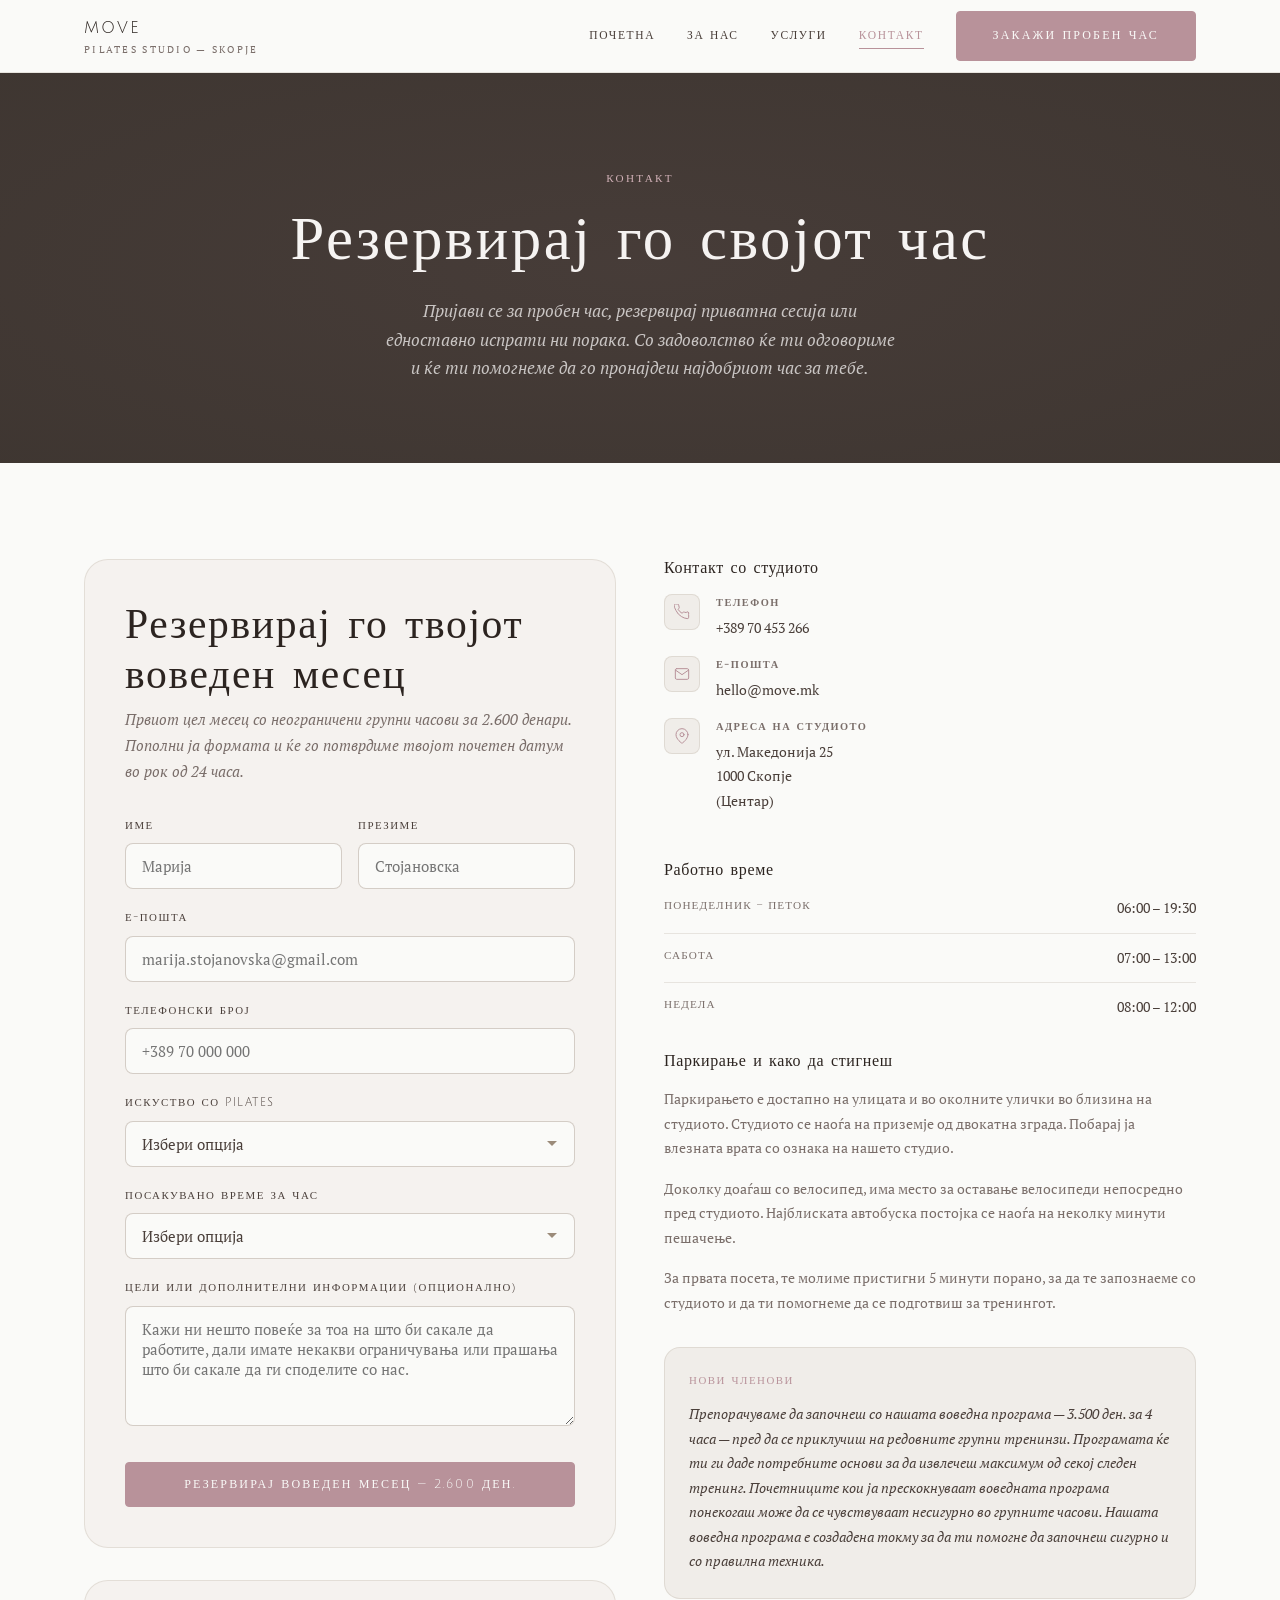
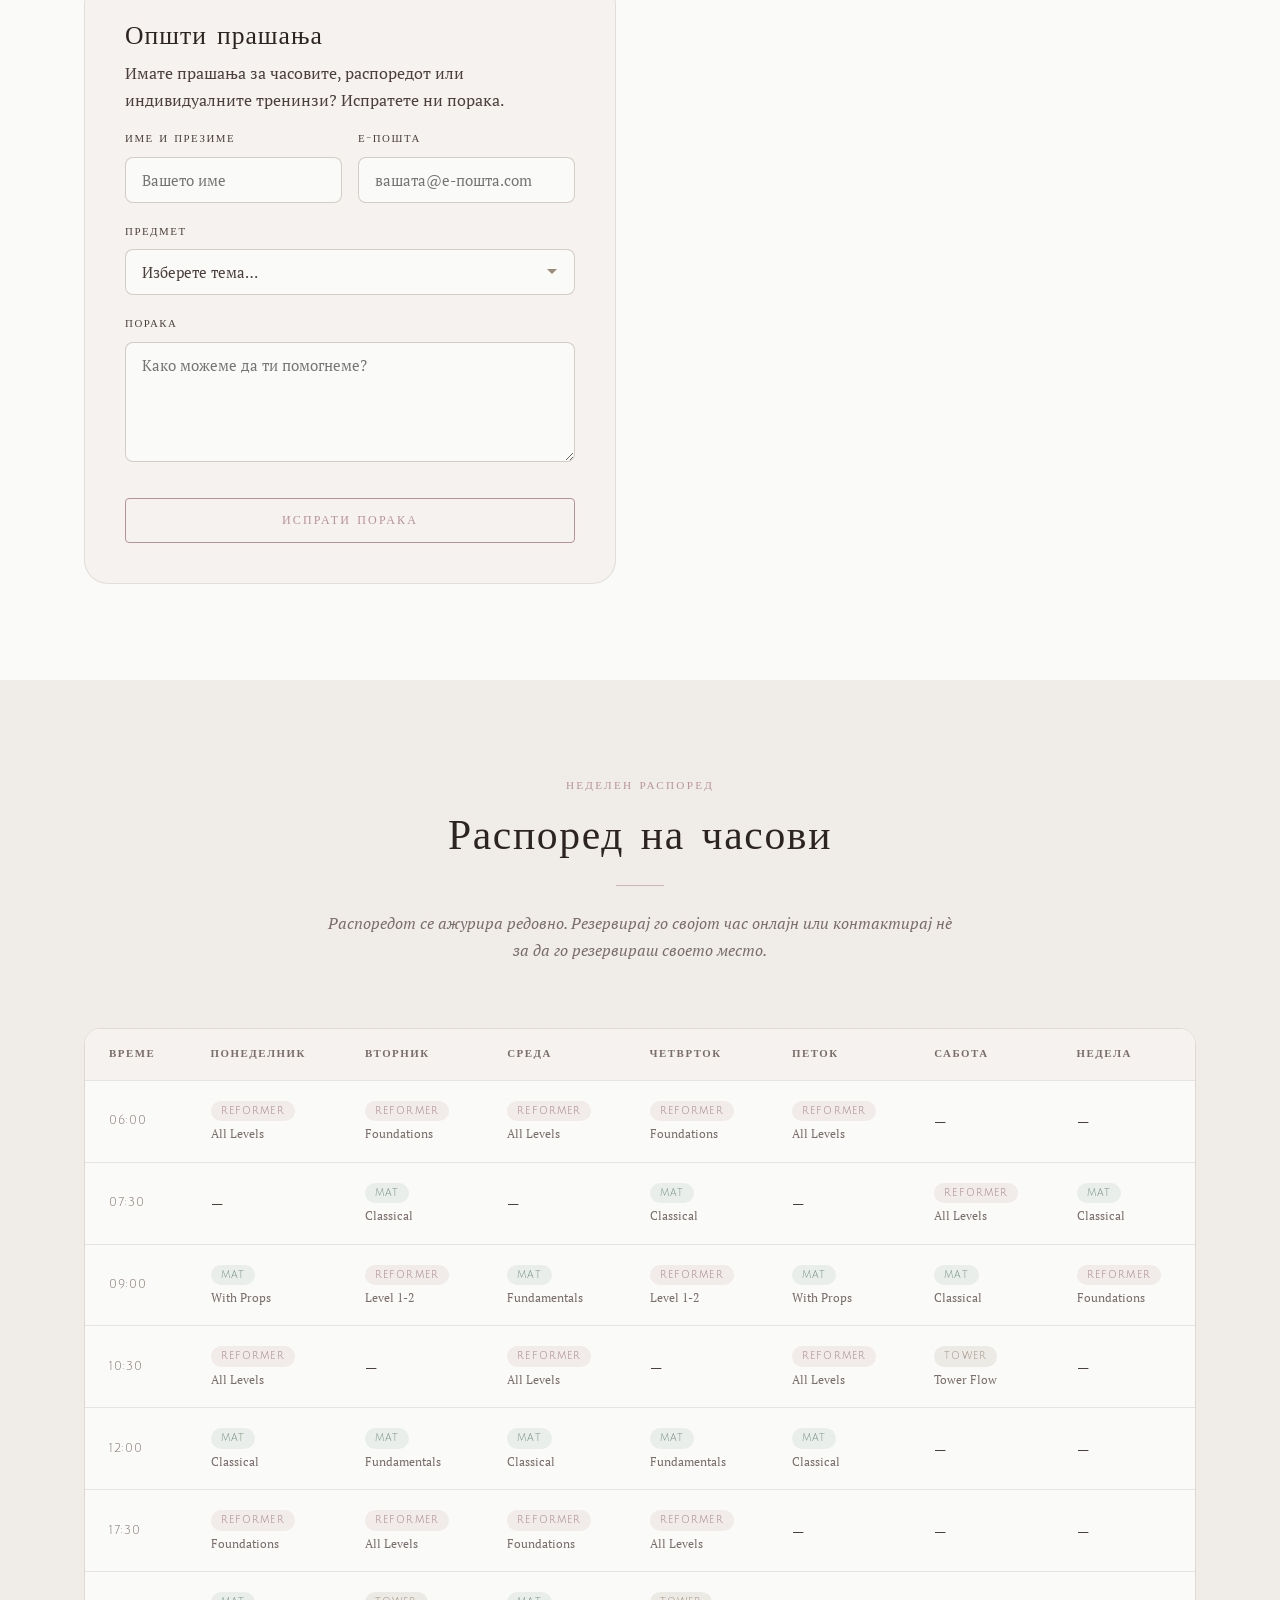
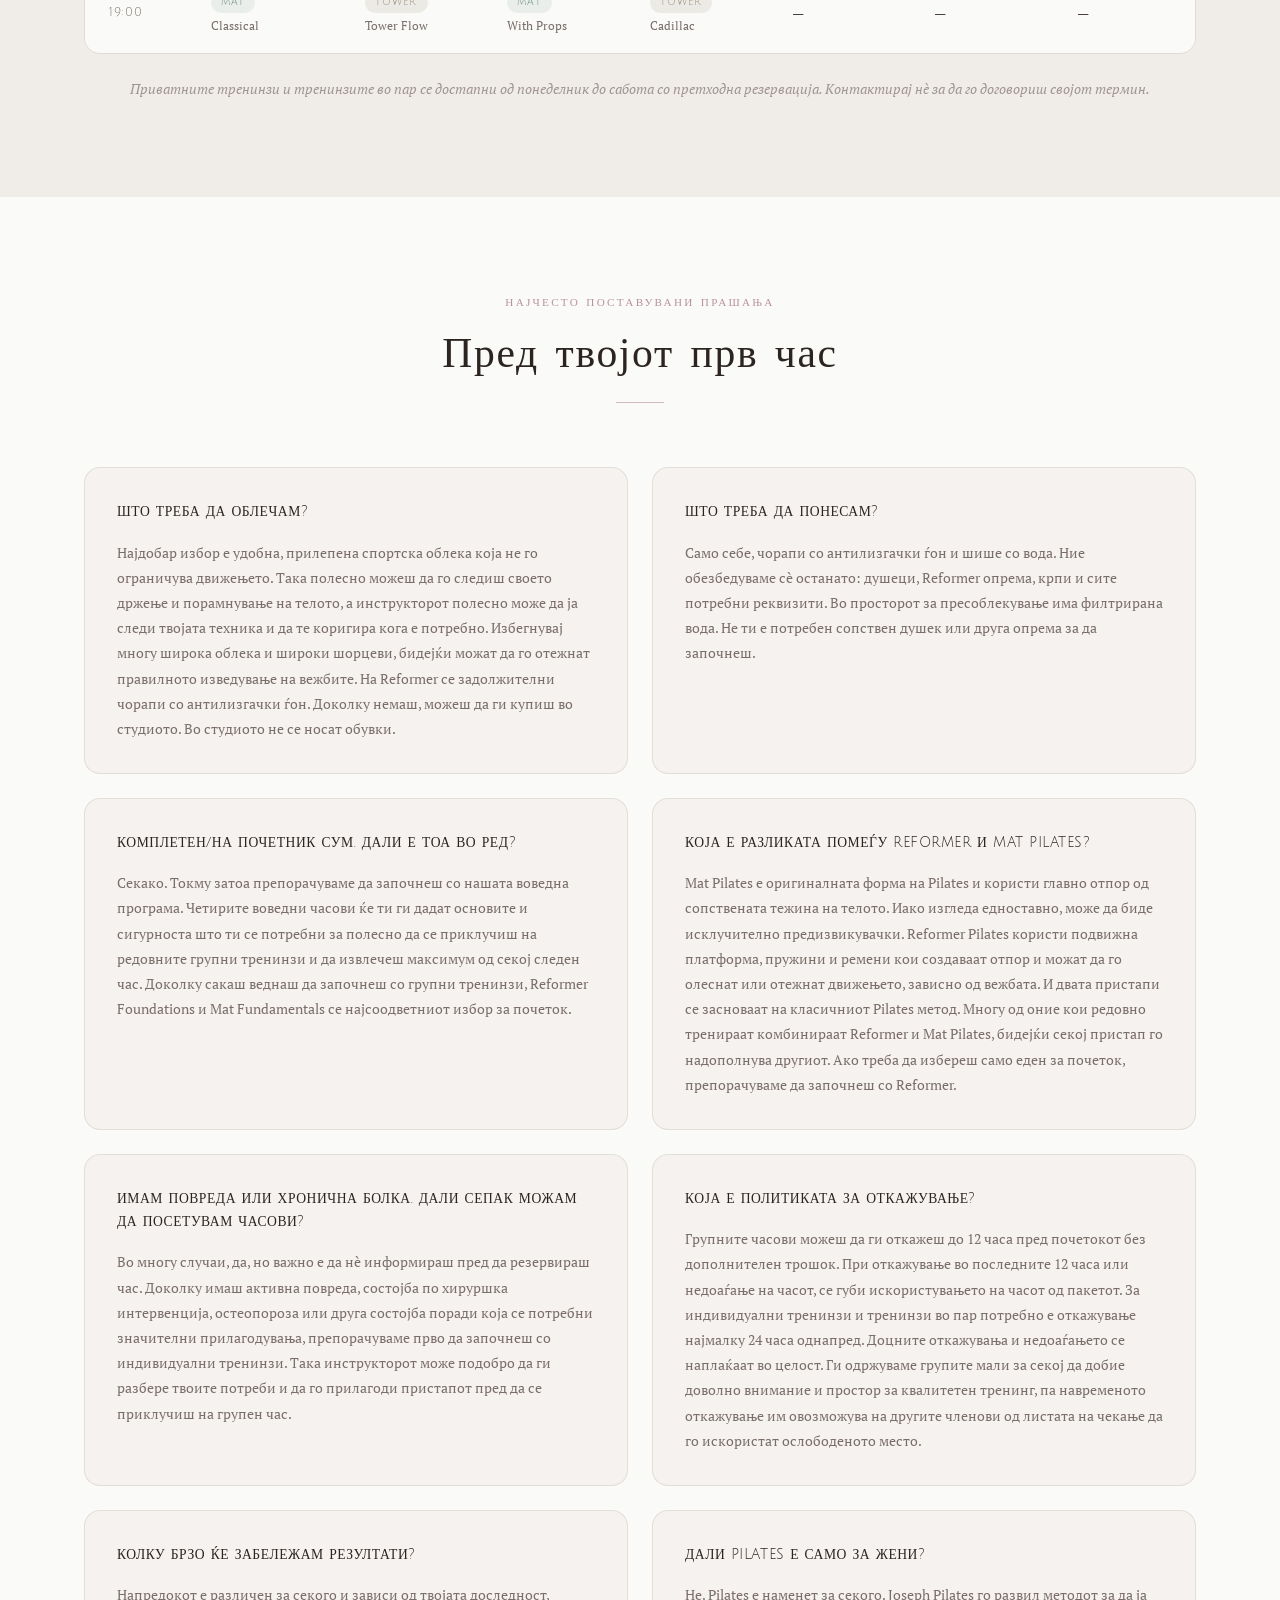
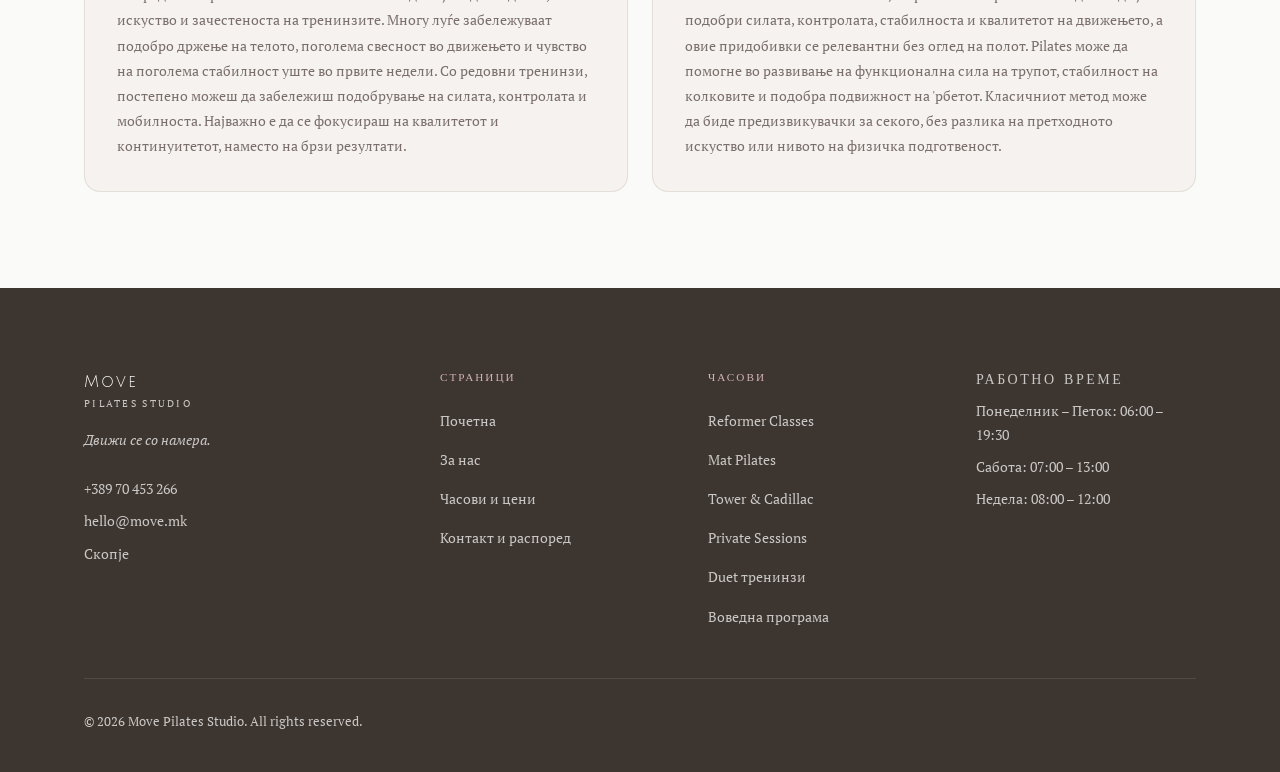
<file: contact.html>
<!DOCTYPE html>
<html lang="en">
<head>
  <meta charset="UTF-8">
  <meta name="viewport" content="width=device-width, initial-scale=1.0">
  <link rel="preconnect" href="https://fonts.googleapis.com">
  <link rel="preconnect" href="https://fonts.gstatic.com" crossorigin>
  <link href="https://fonts.googleapis.com/css2?family=Julius+Sans+One&family=PT+Serif:ital,wght@0,400;0,700;1,400;1,700&display=swap" rel="stylesheet">
  <link rel="stylesheet" href="styles.css">
  </head>
<body>



<!-- Header -->
<header class="header">
  <div class="container">
    <a href="index.html" class="logo">
      <span class="logo-text">MOVE</span>
      <span class="logo-sub">Pilates Studio &mdash; Skopje</span>
    </a>
    <button class="nav-toggle" aria-label="Toggle menu" aria-expanded="false">
      <span></span><span></span><span></span>
    </button>
    <nav class="nav">
      <a href="index.html" class="nav-link">Почетна</a>
      <a href="about.html" class="nav-link">За нас</a>
      <a href="services.html" class="nav-link">Услуги</a>
      <a href="contact.html" class="nav-link active">Контакт</a>
    </nav>
    <a href="contact.html" class="btn btn-primary header-cta">Закажи пробен час</a>
  </div>
</header>

<!-- Page Hero -->
<section class="page-hero">
  <div class="container">
    <span class="section-label">Контакт</span>
    <h1>Резервирај го својот час</h1>
    <p>Пријави се за пробен час, резервирај приватна сесија или едноставно испрати ни порака. Со задоволство ќе ти одговориме и ќе ти помогнеме да го пронајдеш најдобриот час за тебе.</p>
  </div>
</section>

<!-- Contact Section -->
<section class="section">
  <div class="container">
    <div class="contact-grid">

      <!-- Left: Forms -->
      <div>
        <!-- Trial Class Form -->
        <div class="contact-form-box">
          <h2>Резервирај го твојот воведен месец</h2>
          <p class="form-subtitle">Првиот цел месец со неограничени групни часови за 2.600 денари. Пополни ја формата и ќе го потврдиме твојот почетен датум во рок од 24 часа.</p>
          <form action="#" method="POST">
            <div class="form-row">
              <div class="form-group">
                <label for="first-name">Име</label>
                <input type="text" id="first-name" name="first_name" placeholder="Марија" required>
              </div>
              <div class="form-group">
                <label for="last-name">Презиме</label>
                <input type="text" id="last-name" name="last_name" placeholder="Стојановска" required>
              </div>
            </div>
            <div class="form-group">
              <label for="email">Е-пошта</label>
              <input type="email" id="email" name="email" placeholder="marija.stojanovska@gmail.com" required>
            </div>
            <div class="form-group">
              <label for="phone">Телефонски број</label>
              <input type="tel" id="phone" name="phone" placeholder="+389 70 000 000">
            </div>
            <div class="form-group">
              <label for="experience">Искуство со Pilates</label>
              <select id="experience" name="experience">
                <option value="">Избери опција</option>
                <option value="none">Немам искуство — за првпат се среќавам со Pilates</option>
                <option value="some-mat">Имам посетувано Mat Pilates часови во друго студио</option>
                <option value="some-reformer">Имам искуство со Reformer</option>
                <option value="regular">Редовно вежбам Pilates и сакам повторно да продолжам</option>
              </select>
            </div>
            <div class="form-group">
              <label for="preferred-time">Посакувано време за час</label>
              <select id="preferred-time" name="preferred_time">
                <option value="">Избери опција</option>
                <option value="early-morning">Рано наутро (06:00 – 07:30)</option>
                <option value="morning">Наутро (08:00 – 10:00)</option>
                <option value="midday">Попладне (11:00 – 13:00)</option>
                <option value="evening">Вечер (17:00 – 19:30)</option>
                <option value="weekend">За време на викенд</option>
              </select>
            </div>
            <div class="form-group">
              <label for="goals">Цели или дополнителни информации (опционално)</label>
              <textarea id="goals" name="goals" placeholder="Кажи ни нешто повеќе за тоа на што би сакале да работите, дали имате некакви ограничувања или прашања што би сакале да ги споделите со нас."></textarea>
            </div>
            <button type="submit" class="btn btn-primary form-submit">Резервирај воведен месец — 2.600 ден.</button>
          </form>
        </div>

        <!-- General Inquiry Form -->
        <div class="inquiry-form-box">
          <h3 style="margin-bottom: var(--spacing-2);">Општи прашања</h3>
          <p class="form-subtitle">Имате прашања за часовите, распоредот или индивидуалните тренинзи? Испратете ни порака.</p>
          <form action="#" method="POST">
            <div class="form-row">
              <div class="form-group">
                <label for="inq-name">Име и презиме</label>
                <input type="text" id="inq-name" name="name" placeholder="Вашето име" required>
              </div>
              <div class="form-group">
                <label for="inq-email">Е-пошта</label>
                <input type="email" id="inq-email" name="email" placeholder="вашата@е-пошта.com" required>
              </div>
            </div>
            <div class="form-group">
              <label for="inq-subject">Предмет</label>
              <select id="inq-subject" name="subject">
                <option value="">Изберете тема…</option>
                <option value="schedule">Прашање за распоредот на часови</option>
                <option value="private">Прашање за индивидуални тренинзи</option>
                <option value="membership">Прашање за членство</option>
                <option value="injury">Повреда или специфични потреби</option>
                <option value="gift">Подарок-картичка</option>
                <option value="other">Друго</option>
              </select>
            </div>
            <div class="form-group">
              <label for="inq-message">Порака</label>
              <textarea id="inq-message" name="message" placeholder="Како можеме да ти помогнеме?" required></textarea>
            </div>
            <button type="submit" class="btn btn-outline form-submit">Испрати порака</button>
          </form>
        </div>
      </div>

      <!-- Right: Contact Info -->
      <div class="contact-info">

        <div class="contact-info-block">
          <h3>Контакт со студиото</h3>
          <div class="contact-detail">
            <div class="contact-icon">
              <svg viewBox="0 0 24 24"><path d="M22 16.92v3a2 2 0 01-2.18 2 19.79 19.79 0 01-8.63-3.07A19.5 19.5 0 013.07 9.81a19.79 19.79 0 01-3.07-8.63A2 2 0 012 0h3a2 2 0 012 1.72c.127.96.361 1.903.7 2.81a2 2 0 01-.45 2.11L6.09 7.91a16 16 0 006 6l1.27-1.27a2 2 0 012.11-.45c.907.339 1.85.573 2.81.7A2 2 0 0122 14.92z"/></svg>
            </div>
            <div class="contact-detail-text">
              <strong>Телефон</strong>
              +389 70 453 266
            </div>
          </div>
          <div class="contact-detail">
            <div class="contact-icon">
              <svg viewBox="0 0 24 24"><path d="M4 4h16c1.1 0 2 .9 2 2v12c0 1.1-.9 2-2 2H4c-1.1 0-2-.9-2-2V6c0-1.1.9-2 2-2z"/><polyline points="22,6 12,13 2,6"/></svg>
            </div>
            <div class="contact-detail-text">
              <strong>Е-пошта</strong>
              hello@move.mk
            </div>
          </div>
          <div class="contact-detail">
            <div class="contact-icon">
              <svg viewBox="0 0 24 24"><path d="M21 10c0 7-9 13-9 13S3 17 3 10a9 9 0 0118 0z"/><circle cx="12" cy="10" r="3"/></svg>
            </div>
            <div class="contact-detail-text">
              <strong>Адреса на студиото</strong>
              ул. Македонија 25<br>
              1000 Скопје<br>
              (Центар)
            </div>
          </div>
        </div>

        <div class="contact-info-block">
          <h3>Работно време</h3>
          <div style="display: flex; flex-direction: column; gap: var(--spacing-3);">
            <div style="display: flex; justify-content: space-between; font-size: 0.9rem; padding-bottom: var(--spacing-3); border-bottom: 1px solid var(--border);">
              <span style="font-family: var(--font-heading); font-size: 0.7rem; letter-spacing: 0.1em; text-transform: uppercase; color: var(--text-muted);">Понеделник – Петок</span>
              <span>06:00 – 19:30</span>
            </div>
            <div style="display: flex; justify-content: space-between; font-size: 0.9rem; padding-bottom: var(--spacing-3); border-bottom: 1px solid var(--border);">
              <span style="font-family: var(--font-heading); font-size: 0.7rem; letter-spacing: 0.1em; text-transform: uppercase; color: var(--text-muted);">Сабота</span>
              <span>07:00 – 13:00</span>
            </div>
            <div style="display: flex; justify-content: space-between; font-size: 0.9rem;">
              <span style="font-family: var(--font-heading); font-size: 0.7rem; letter-spacing: 0.1em; text-transform: uppercase; color: var(--text-muted);">Недела</span>
              <span>08:00 – 12:00</span>
            </div>
          </div>
        </div>

        <div class="contact-info-block">
          <h3>Паркирање и како да стигнеш</h3>
          <p style="font-size: 0.9rem; color: var(--text-muted);">Паркирањето е достапно на улицата и во околните улички во близина на студиото. Студиото се наоѓа на приземје од двокатна зграда. Побарај ја влезната врата со ознака на нашето студио.</p>
          <p style="font-size: 0.9rem; color: var(--text-muted);">Доколку доаѓаш со велосипед, има место за оставање велосипеди непосредно пред студиото. Најблиската автобуска постојка се наоѓа на неколку минути пешачење.</p>
          <p style="font-size: 0.9rem; color: var(--text-muted);">За првата посета, те молиме пристигни 5 минути порано, за да те запознаеме со студиото и да ти помогнеме да се подготвиш за тренингот.</p>
        </div>

        <div class="contact-info-block" style="background: var(--bg-section); border: 1px solid var(--border); border-radius: var(--radius-lg); padding: var(--spacing-6);">
          <p style="font-family: var(--font-heading); font-size: 0.68rem; letter-spacing: 0.14em; text-transform: uppercase; color: var(--primary); margin-bottom: var(--spacing-3);">Нови членови</p>
          <p style="font-size: 0.9rem; color: var(--text-body); font-style: italic; margin-bottom: 0;">Препорачуваме да започнеш со нашата воведна програма — 3.500 ден. за 4 часа — пред да се приклучиш на редовните групни тренинзи. Програмата ќе ти ги даде потребните основи за да извлечеш максимум од секој следен тренинг. Почетниците кои ја прескокнуваат воведната програма понекогаш може да се чувствуваат несигурно во групните часови. Нашата воведна програма е создадена токму за да ти помогне да започнеш сигурно и со правилна техника.</p>
        </div>

      </div>
    </div>
  </div>
</section>

<!-- Weekly Schedule -->
<section class="schedule-section">
  <div class="container">
    <div class="section-header">
      <span class="section-label">Неделен распоред</span>
      <h2>Распоред на часови</h2>
      <div class="divider"></div>
      <p>Распоредот се ажурира редовно. Резервирај го својот час онлајн или контактирај нè за да го резервираш своето место.</p>
    </div>
    <div class="schedule-table-wrapper">
      <table class="schedule-table">
        <thead>
          <tr>
            <th>Време</th>
            <th>Понеделник</th>
            <th>Вторник</th>
            <th>Среда</th>
            <th>Четврток</th>
            <th>Петок</th>
            <th>Сабота</th>
            <th>Недела</th>
          </tr>
        </thead>
        <tbody>
          <tr>
            <td style="font-family: var(--font-heading); font-size: 0.72rem; letter-spacing: 0.06em; color: var(--text-muted); white-space: nowrap;">06:00</td>
            <td><span class="class-tag reformer">Reformer</span><br><small style="color:var(--text-muted);font-size:0.78rem;">All Levels</small></td>
            <td><span class="class-tag reformer">Reformer</span><br><small style="color:var(--text-muted);font-size:0.78rem;">Foundations</small></td>
            <td><span class="class-tag reformer">Reformer</span><br><small style="color:var(--text-muted);font-size:0.78rem;">All Levels</small></td>
            <td><span class="class-tag reformer">Reformer</span><br><small style="color:var(--text-muted);font-size:0.78rem;">Foundations</small></td>
            <td><span class="class-tag reformer">Reformer</span><br><small style="color:var(--text-muted);font-size:0.78rem;">All Levels</small></td>
            <td>&mdash;</td>
            <td>&mdash;</td>
          </tr>
          <tr>
            <td style="font-family: var(--font-heading); font-size: 0.72rem; letter-spacing: 0.06em; color: var(--text-muted);">07:30</td>
            <td>&mdash;</td>
            <td><span class="class-tag mat">Mat</span><br><small style="color:var(--text-muted);font-size:0.78rem;">Classical</small></td>
            <td>&mdash;</td>
            <td><span class="class-tag mat">Mat</span><br><small style="color:var(--text-muted);font-size:0.78rem;">Classical</small></td>
            <td>&mdash;</td>
            <td><span class="class-tag reformer">Reformer</span><br><small style="color:var(--text-muted);font-size:0.78rem;">All Levels</small></td>
            <td><span class="class-tag mat">Mat</span><br><small style="color:var(--text-muted);font-size:0.78rem;">Classical</small></td>
          </tr>
          <tr>
            <td style="font-family: var(--font-heading); font-size: 0.72rem; letter-spacing: 0.06em; color: var(--text-muted);">09:00</td>
            <td><span class="class-tag mat">Mat</span><br><small style="color:var(--text-muted);font-size:0.78rem;">With Props</small></td>
            <td><span class="class-tag reformer">Reformer</span><br><small style="color:var(--text-muted);font-size:0.78rem;">Level 1-2</small></td>
            <td><span class="class-tag mat">Mat</span><br><small style="color:var(--text-muted);font-size:0.78rem;">Fundamentals</small></td>
            <td><span class="class-tag reformer">Reformer</span><br><small style="color:var(--text-muted);font-size:0.78rem;">Level 1-2</small></td>
            <td><span class="class-tag mat">Mat</span><br><small style="color:var(--text-muted);font-size:0.78rem;">With Props</small></td>
            <td><span class="class-tag mat">Mat</span><br><small style="color:var(--text-muted);font-size:0.78rem;">Classical</small></td>
            <td><span class="class-tag reformer">Reformer</span><br><small style="color:var(--text-muted);font-size:0.78rem;">Foundations</small></td>
          </tr>
          <tr>
            <td style="font-family: var(--font-heading); font-size: 0.72rem; letter-spacing: 0.06em; color: var(--text-muted);">10:30</td>
            <td><span class="class-tag reformer">Reformer</span><br><small style="color:var(--text-muted);font-size:0.78rem;">All Levels</small></td>
            <td>&mdash;</td>
            <td><span class="class-tag reformer">Reformer</span><br><small style="color:var(--text-muted);font-size:0.78rem;">All Levels</small></td>
            <td>&mdash;</td>
            <td><span class="class-tag reformer">Reformer</span><br><small style="color:var(--text-muted);font-size:0.78rem;">All Levels</small></td>
            <td><span class="class-tag private">Tower</span><br><small style="color:var(--text-muted);font-size:0.78rem;">Tower Flow</small></td>
            <td>&mdash;</td>
          </tr>
          <tr>
            <td style="font-family: var(--font-heading); font-size: 0.72rem; letter-spacing: 0.06em; color: var(--text-muted);">12:00</td>
            <td><span class="class-tag mat">Mat</span><br><small style="color:var(--text-muted);font-size:0.78rem;">Classical</small></td>
            <td><span class="class-tag mat">Mat</span><br><small style="color:var(--text-muted);font-size:0.78rem;">Fundamentals</small></td>
            <td><span class="class-tag mat">Mat</span><br><small style="color:var(--text-muted);font-size:0.78rem;">Classical</small></td>
            <td><span class="class-tag mat">Mat</span><br><small style="color:var(--text-muted);font-size:0.78rem;">Fundamentals</small></td>
            <td><span class="class-tag mat">Mat</span><br><small style="color:var(--text-muted);font-size:0.78rem;">Classical</small></td>
            <td>&mdash;</td>
            <td>&mdash;</td>
          </tr>
          <tr>
            <td style="font-family: var(--font-heading); font-size: 0.72rem; letter-spacing: 0.06em; color: var(--text-muted);">17:30</td>
            <td><span class="class-tag reformer">Reformer</span><br><small style="color:var(--text-muted);font-size:0.78rem;">Foundations</small></td>
            <td><span class="class-tag reformer">Reformer</span><br><small style="color:var(--text-muted);font-size:0.78rem;">All Levels</small></td>
            <td><span class="class-tag reformer">Reformer</span><br><small style="color:var(--text-muted);font-size:0.78rem;">Foundations</small></td>
            <td><span class="class-tag reformer">Reformer</span><br><small style="color:var(--text-muted);font-size:0.78rem;">All Levels</small></td>
            <td>&mdash;</td>
            <td>&mdash;</td>
            <td>&mdash;</td>
          </tr>
          <tr>
            <td style="font-family: var(--font-heading); font-size: 0.72rem; letter-spacing: 0.06em; color: var(--text-muted);">19:00</td>
            <td><span class="class-tag mat">Mat</span><br><small style="color:var(--text-muted);font-size:0.78rem;">Classical</small></td>
            <td><span class="class-tag private">Tower</span><br><small style="color:var(--text-muted);font-size:0.78rem;">Tower Flow</small></td>
            <td><span class="class-tag mat">Mat</span><br><small style="color:var(--text-muted);font-size:0.78rem;">With Props</small></td>
            <td><span class="class-tag private">Tower</span><br><small style="color:var(--text-muted);font-size:0.78rem;">Cadillac</small></td>
            <td>&mdash;</td>
            <td>&mdash;</td>
            <td>&mdash;</td>
          </tr>
        </tbody>
      </table>
    </div>
    <p style="margin-top: var(--spacing-6); font-size: 0.85rem; color: var(--text-light); font-style: italic; text-align: center;">Приватните тренинзи и тренинзите во пар се достапни од понеделник до сабота со претходна резервација. Контактирај нè за да го договориш својот термин.</p>
  </div>
</section>

<!-- FAQ -->
<section class="faq-section">
  <div class="container">
    <div class="section-header">
      <span class="section-label">Најчесто поставувани прашања</span>
      <h2>Пред твојот прв час</h2>
      <div class="divider"></div>
    </div>
    <div class="faq-grid">
      <div class="faq-item">
        <p class="faq-question">Што треба да облечам?</p>
        <p class="faq-answer">Најдобар избор е удобна, прилепена спортска облека која не го ограничува движењето. Така полесно можеш да го следиш своето држење и порамнување на телото, а инструкторот полесно може да ја следи твојата техника и да те коригира кога е потребно. Избегнувај многу широка облека и широки шорцеви, бидејќи можат да го отежнат правилното изведување на вежбите. На Reformer се задолжителни чорапи со антилизгачки ѓон. Доколку немаш, можеш да ги купиш во студиото. Во студиото не се носат обувки.</p>
      </div>
      <div class="faq-item">
        <p class="faq-question">Што треба да понесам?</p>
        <p class="faq-answer">Само себе, чорапи со антилизгачки ѓон и шише со вода. Ние обезбедуваме сè останато: душеци, Reformer опрема, крпи и сите потребни реквизити. Во просторот за пресоблекување има филтрирана вода. Не ти е потребен сопствен душек или друга опрема за да започнеш.</p>
      </div>
      <div class="faq-item">
        <p class="faq-question">Комплетен/на почетник сум. Дали е тоа во ред?</p>
        <p class="faq-answer">Секако. Токму затоа препорачуваме да започнеш со нашата воведна програма. Четирите воведни часови ќе ти ги дадат основите и сигурноста што ти се потребни за полесно да се приклучиш на редовните групни тренинзи и да извлечеш максимум од секој следен час. Доколку сакаш веднаш да започнеш со групни тренинзи, Reformer Foundations и Mat Fundamentals се најсоодветниот избор за почеток.</p>
      </div>
      <div class="faq-item">
        <p class="faq-question">Која е разликата помеѓу Reformer и Mat Pilates?</p>
        <p class="faq-answer">Mat Pilates е оригиналната форма на Pilates и користи главно отпор од сопствената тежина на телото. Иако изгледа едноставно, може да биде исклучително предизвикувачки. Reformer Pilates користи подвижна платформа, пружини и ремени кои создаваат отпор и можат да го олеснат или отежнат движењето, зависно од вежбата. И двата пристапи се засноваат на класичниот Pilates метод. Многу од оние кои редовно тренираат комбинираат Reformer и Mat Pilates, бидејќи секој пристап го надополнува другиот. Ако треба да избереш само еден за почеток, препорачуваме да започнеш со Reformer.</p>
      </div>
      <div class="faq-item">
        <p class="faq-question">Имам повреда или хронична болка. Дали сепак можам да посетувам часови?</p>
        <p class="faq-answer">Во многу случаи, да, но важно е да нè информираш пред да резервираш час. Доколку имаш активна повреда, состојба по хируршка интервенција, остеопороза или друга состојба поради која се потребни значителни прилагодувања, препорачуваме прво да започнеш со индивидуални тренинзи. Така инструкторот може подобро да ги разбере твоите потреби и да го прилагоди пристапот пред да се приклучиш на групен час.</p>
      </div>
      <div class="faq-item">
        <p class="faq-question">Која е политиката за откажување?</p>
        <p class="faq-answer">Групните часови можеш да ги откажеш до 12 часа пред почетокот без дополнителен трошок. При откажување во последните 12 часа или недоаѓање на часот, се губи искористувањето на часот од пакетот. За индивидуални тренинзи и тренинзи во пар потребно е откажување најмалку 24 часа однапред. Доцните откажувања и недоаѓањето се наплаќаат во целост. Ги одржуваме групите мали за секој да добие доволно внимание и простор за квалитетен тренинг, па навременото откажување им овозможува на другите членови од листата на чекање да го искористат ослободеното место.</p>
      </div>
      <div class="faq-item">
        <p class="faq-question">Колку брзо ќе забележам резултати?</p>
        <p class="faq-answer">Напредокот е различен за секого и зависи од твојата доследност, искуство и зачестеноста на тренинзите. Многу луѓе забележуваат подобро држење на телото, поголема свесност во движењето и чувство на поголема стабилност уште во првите недели.

          Со редовни тренинзи, постепено можеш да забележиш подобрување на силата, контролата и мобилноста. Најважно е да се фокусираш на квалитетот и континуитетот, наместо на брзи резултати.</p>
      </div>
      <div class="faq-item">
        <p class="faq-question">Дали Pilates е само за жени?</p>
        <p class="faq-answer">Не. Pilates е наменет за секого. Joseph Pilates го развил методот за да ја подобри силата, контролата, стабилноста и квалитетот на движењето, а овие придобивки се релевантни без оглед на полот. Pilates може да помогне во развивање на функционална сила на трупот, стабилност на колковите и подобра подвижност на 'рбетот. Класичниот метод може да биде предизвикувачки за секого, без разлика на претходното искуство или нивото на физичка подготвеност.</p>
      </div>
    </div>
  </div>
</section>

<!-- Footer -->
<footer class="footer">
    <div class="container">
        <div class="footer-grid">
            <div class="footer-brand">
                <a href="index.html" class="logo">
                    <span class="logo-text">Move</span>
                    <span class="logo-sub">Pilates Studio</span>
                </a>
                <p class="footer-tagline">Движи се со намера.</p>
                <p class="footer-contact-item">+389 70 453 266</p>
                <p class="footer-contact-item">hello@move.mk</p>
                <p class="footer-contact-item">Скопје</p>
            </div>
            <div>
                <p class="footer-heading">Страници</p>
                <ul class="footer-links">
                    <li><a href="index.html">Почетна</a></li>
                    <li><a href="about.html">За нас</a></li>
                    <li><a href="services.html">Часови и цени</a></li>
                    <li><a href="contact.html">Контакт и распоред</a></li>
                </ul>
            </div>
            <div>
                <p class="footer-heading">Часови</p>
                <ul class="footer-links">
                    <li><a href="services.html">Reformer Classes</a></li>
                    <li><a href="services.html">Mat Pilates</a></li>
                    <li><a href="services.html">Tower &amp; Cadillac</a></li>
                    <li><a href="services.html">Private Sessions</a></li>
                    <li><a href="services.html">Duet тренинзи</a></li>
                    <li><a href="services.html">Воведна програма</a></li>
                </ul>
            </div>
            <div class="footer-hours">
                <p class="footer-heading">Работно време</p>
                <p>Понеделник – Петок: 06:00 – 19:30</p>
                <p>Сабота: 07:00 – 13:00</p>
                <p>Недела: 08:00 – 12:00</p>
            </div>
        </div>
        <div class="footer-bottom">
            <p>&copy; 2026 Move Pilates Studio. All rights reserved.</p>
        </div>
    </div>
</footer>

<script>
  const navToggle = document.querySelector('.nav-toggle');
  const nav = document.querySelector('.nav');
  if (navToggle && nav) {
    navToggle.addEventListener('click', () => {
      const isOpen = nav.classList.toggle('nav-open');
      navToggle.classList.toggle('active');
      navToggle.setAttribute('aria-expanded', isOpen);
    });
  }
</script>
</body>
</html>
</file>
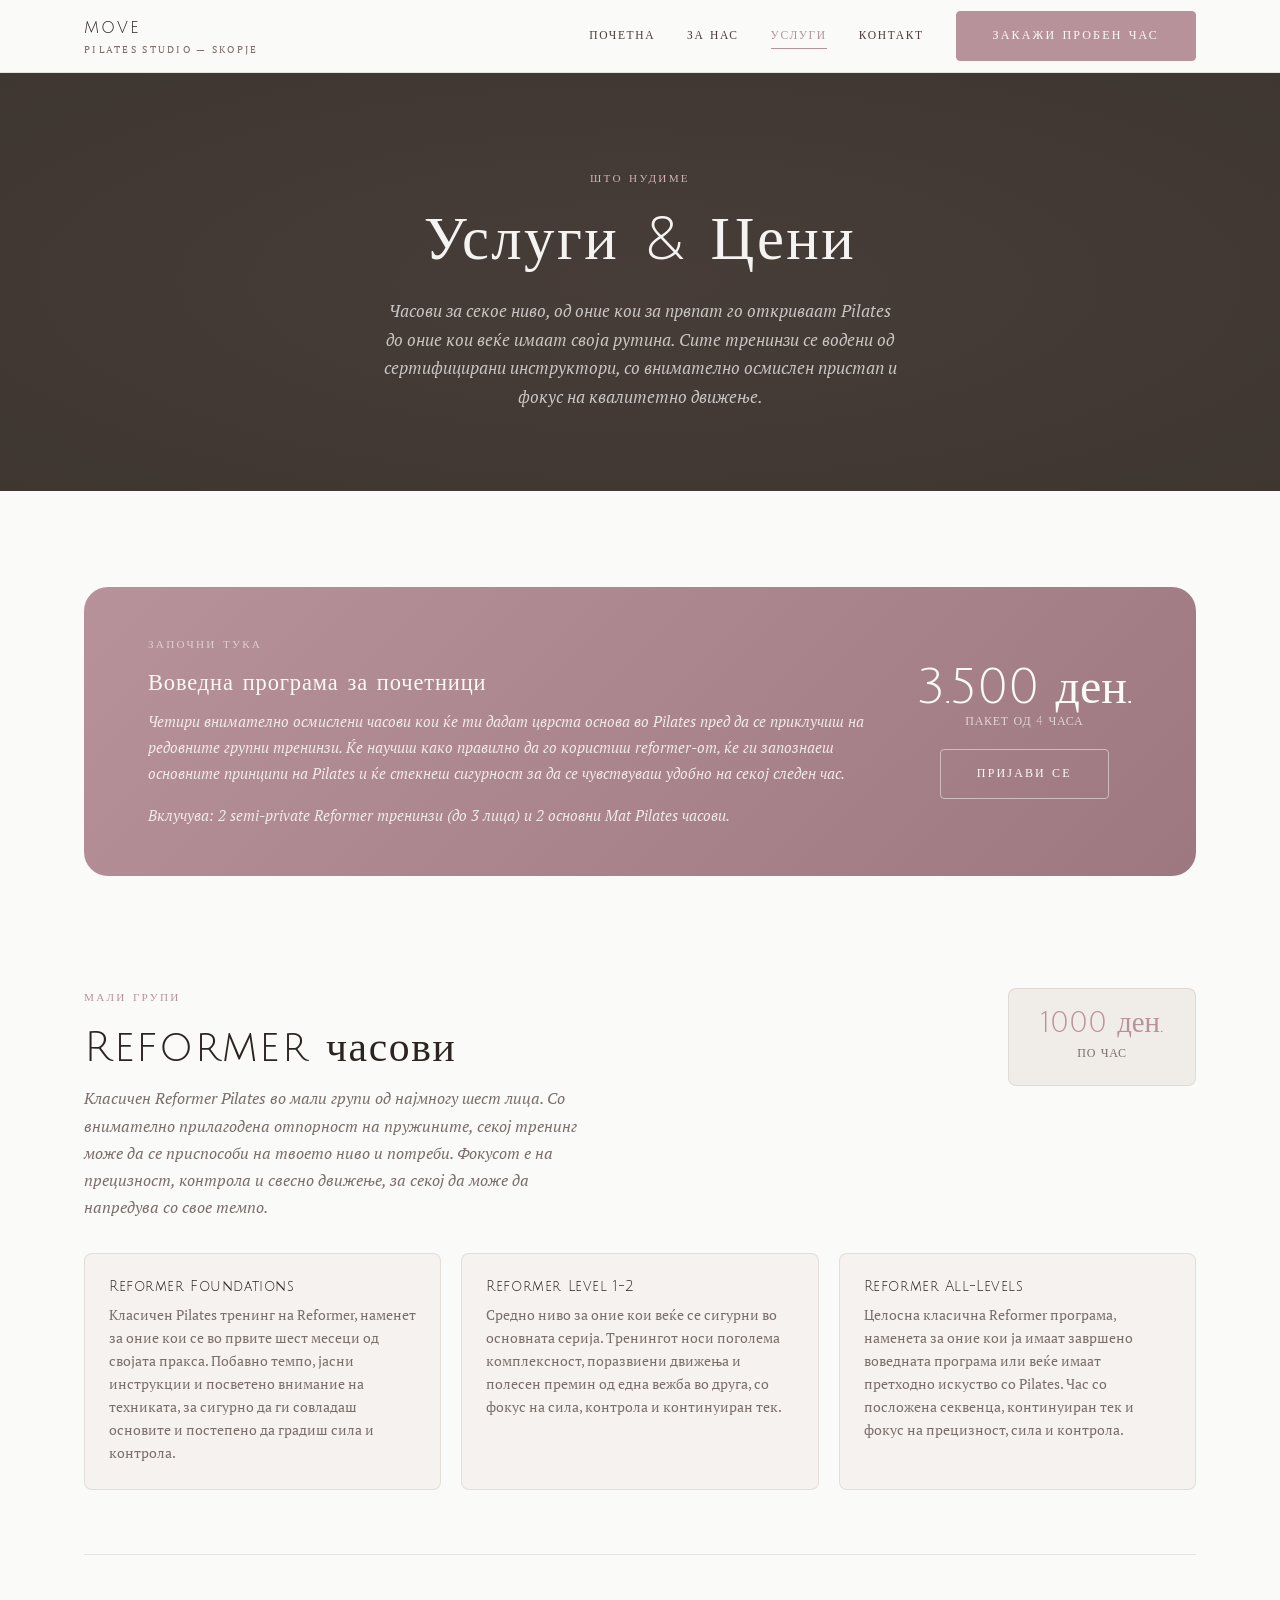
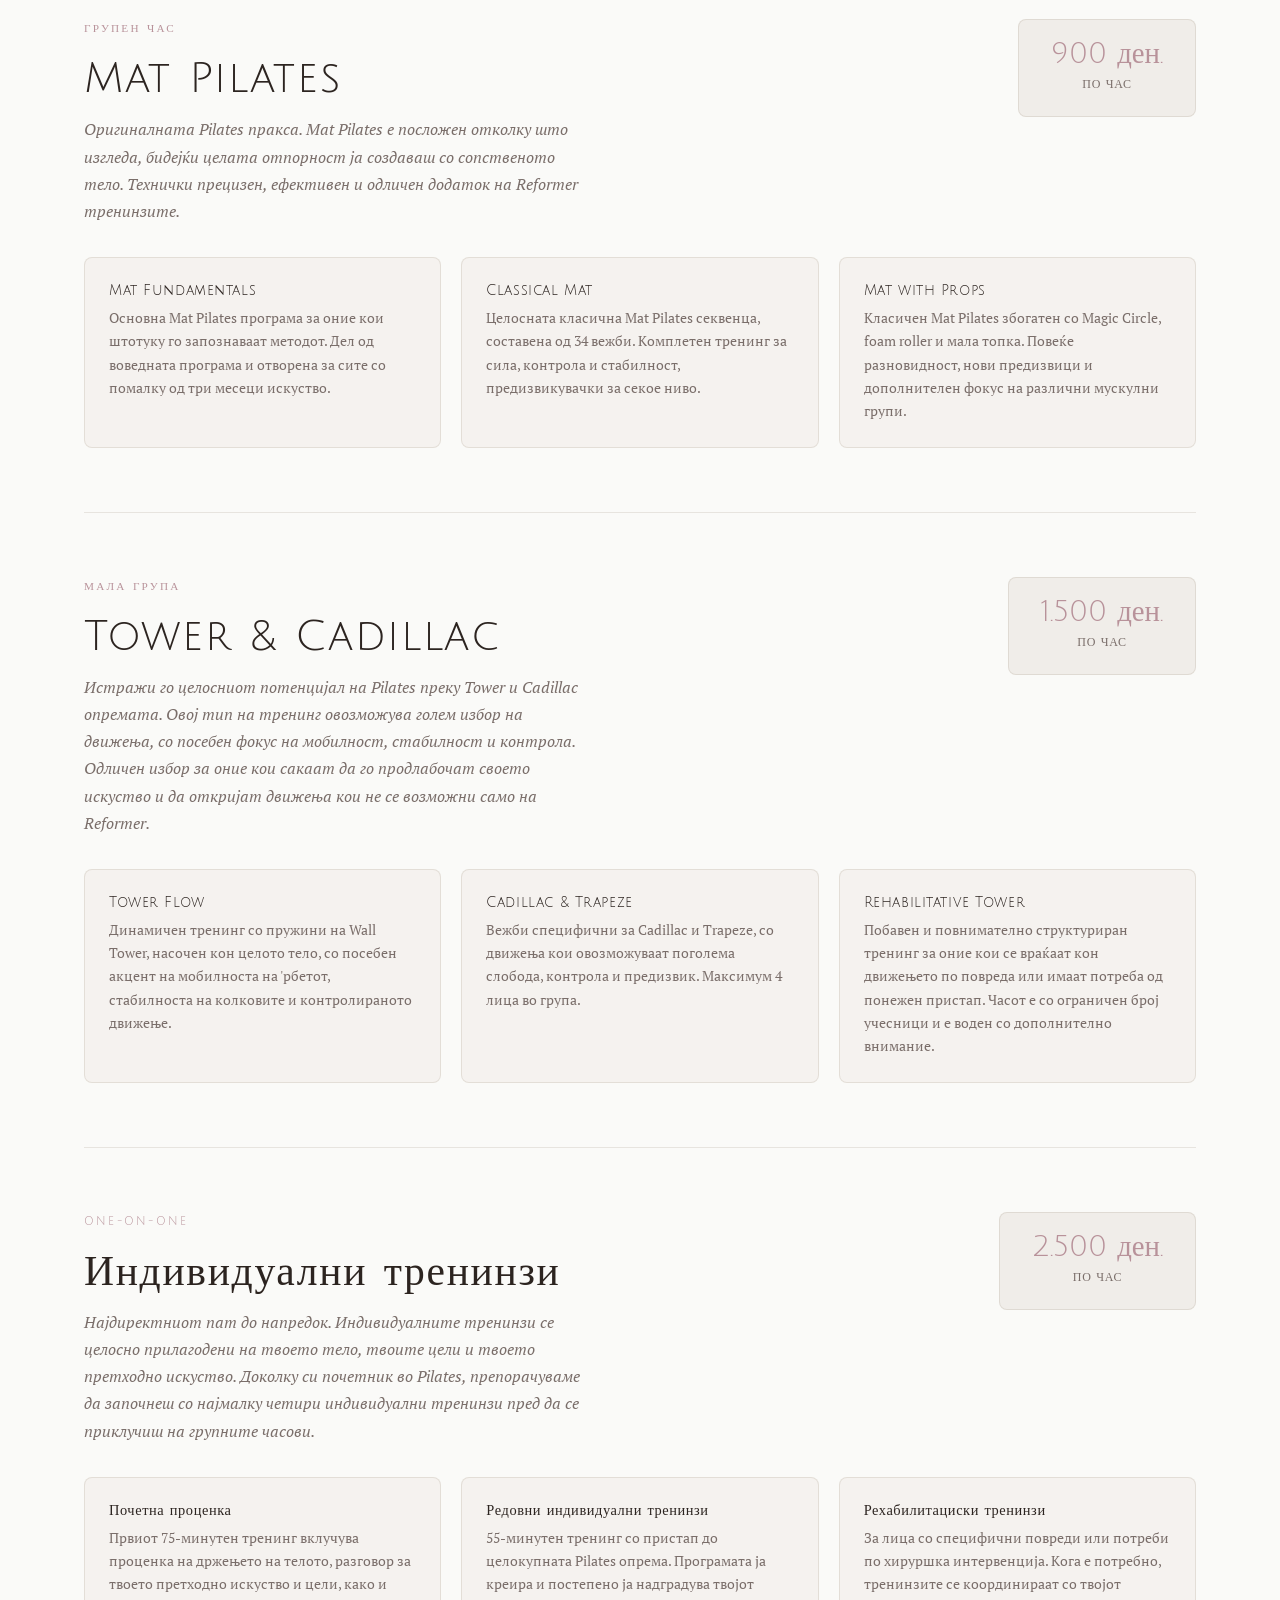
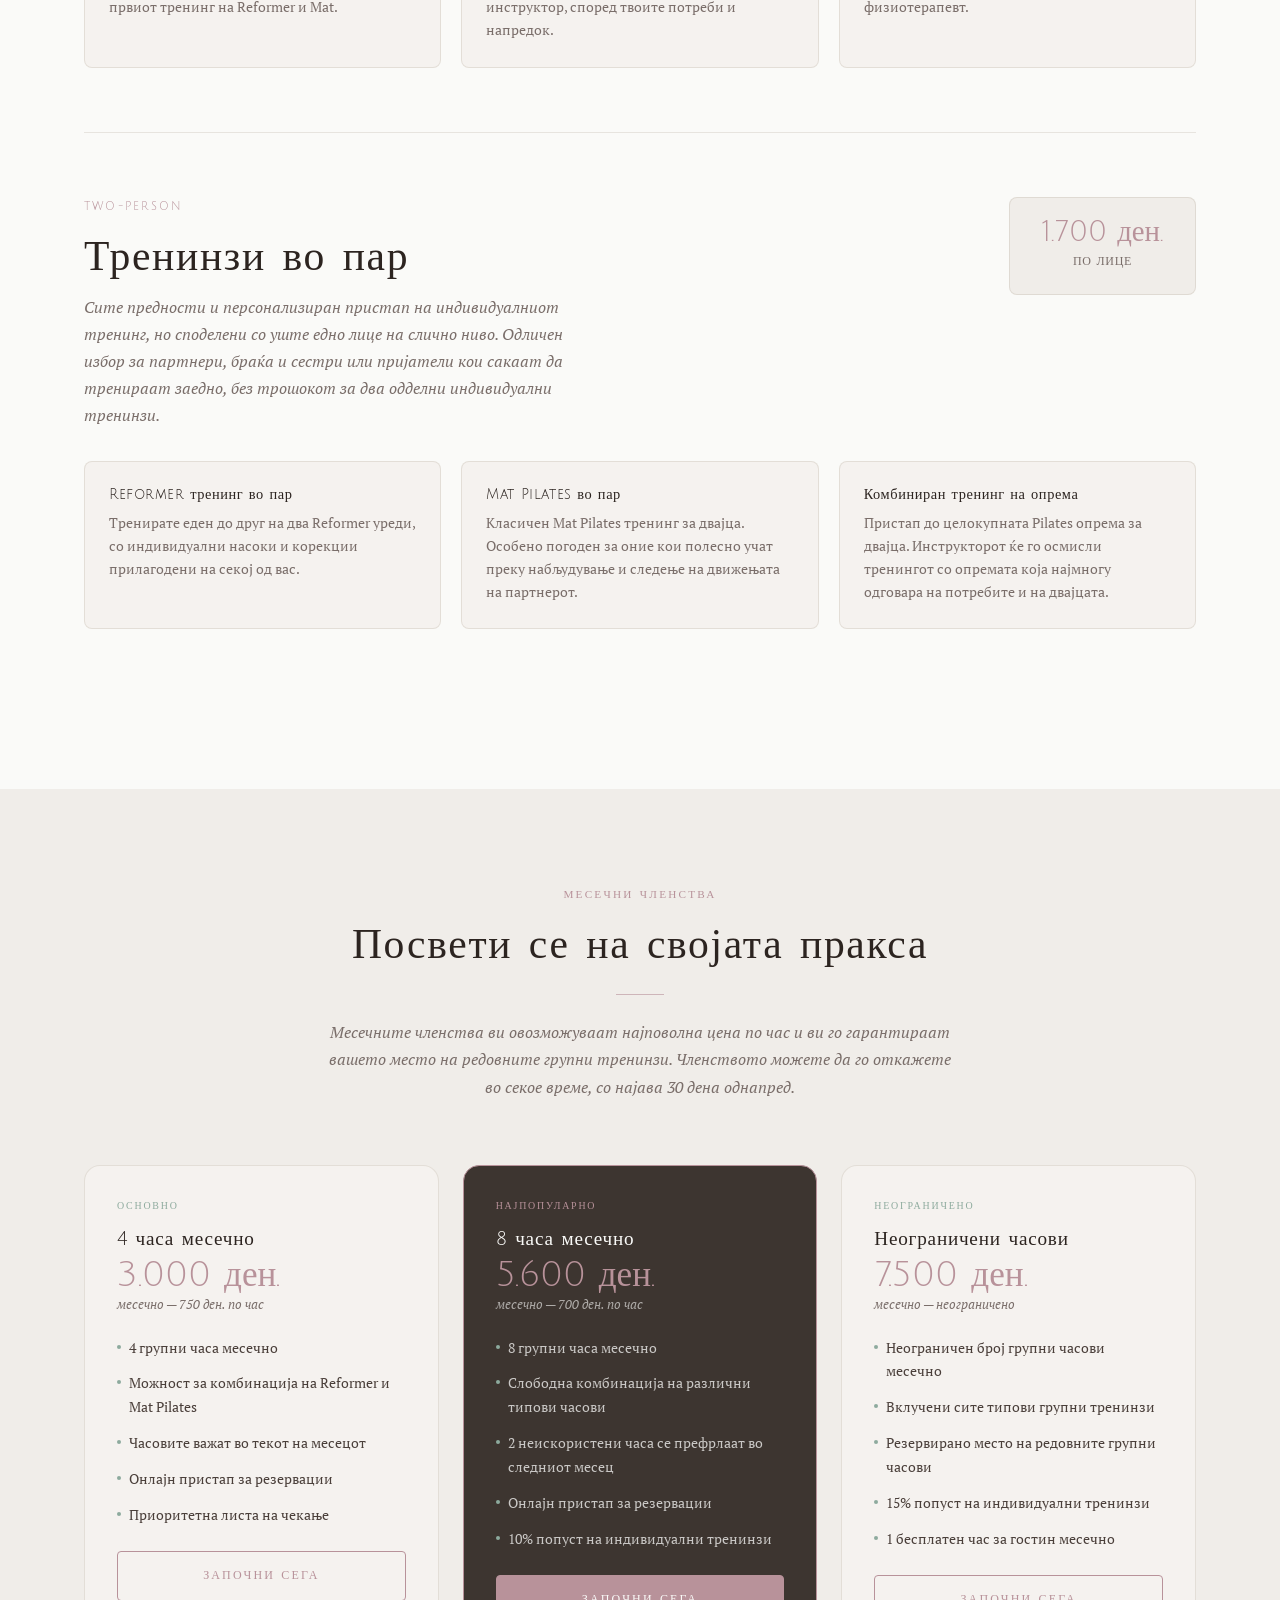
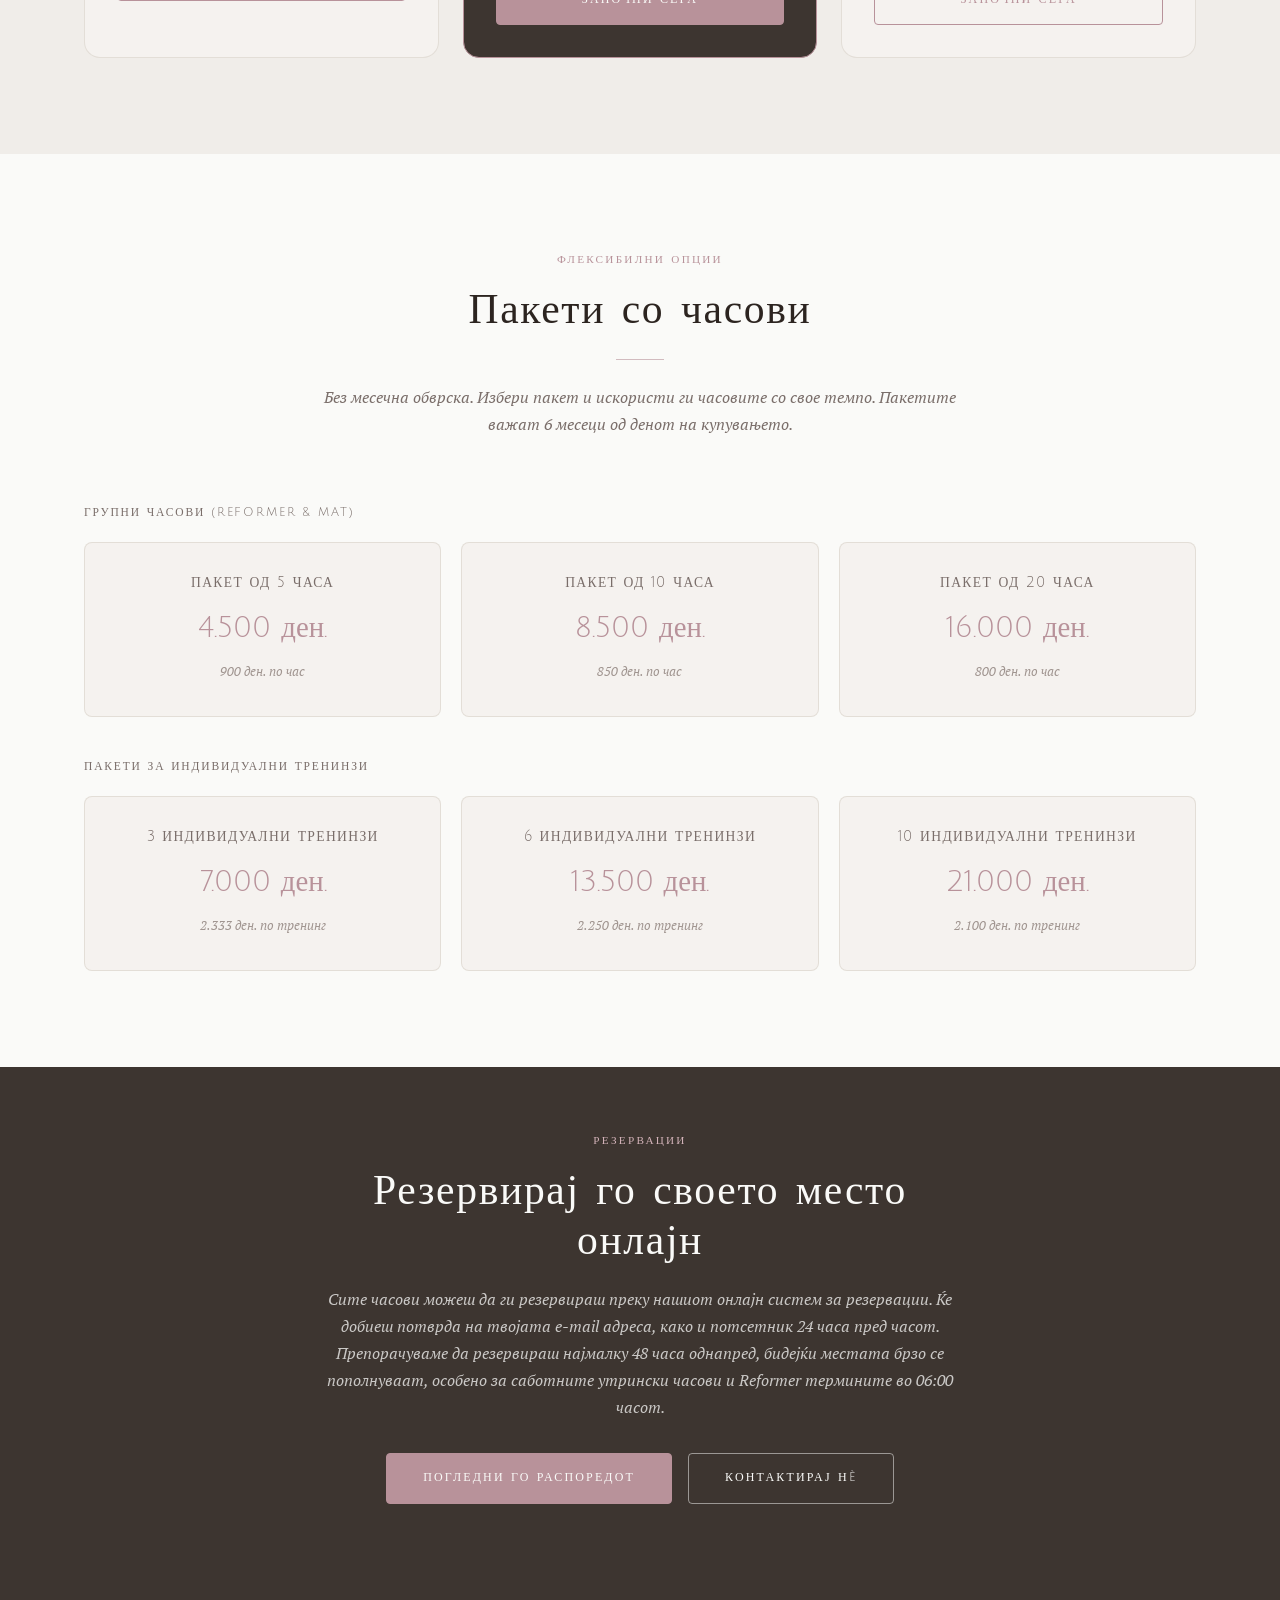
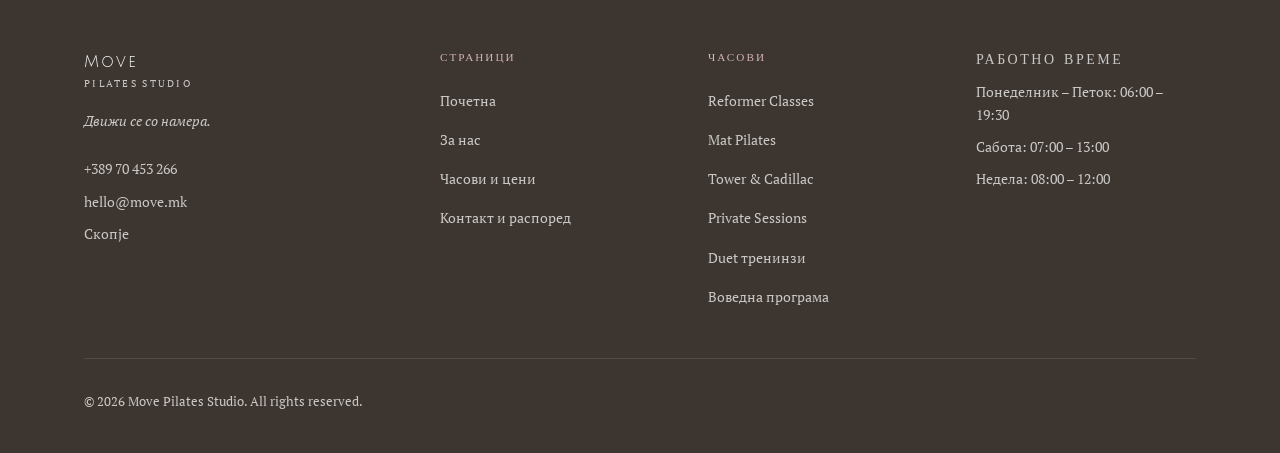
<file: services.html>
<!DOCTYPE html>
<html lang="en">
<head>
  <meta charset="UTF-8">
  <meta name="viewport" content="width=device-width, initial-scale=1.0">
  <link rel="preconnect" href="https://fonts.googleapis.com">
  <link rel="preconnect" href="https://fonts.gstatic.com" crossorigin>
  <link href="https://fonts.googleapis.com/css2?family=Julius+Sans+One&family=PT+Serif:ital,wght@0,400;0,700;1,400;1,700&display=swap" rel="stylesheet">
  <link rel="stylesheet" href="styles.css">
  </head>
<body>



<!-- Header -->
<header class="header">
  <div class="container">
    <a href="index.html" class="logo">
      <span class="logo-text">MOVE</span>
      <span class="logo-sub">Pilates Studio &mdash; Skopje</span>
    </a>
    <button class="nav-toggle" aria-label="Toggle menu" aria-expanded="false">
      <span></span><span></span><span></span>
    </button>
    <nav class="nav">
      <a href="index.html" class="nav-link">Почетна</a>
      <a href="about.html" class="nav-link">За нас</a>
      <a href="services.html" class="nav-link active">Услуги</a>
      <a href="contact.html" class="nav-link">Контакт</a>
    </nav>
    <a href="contact.html" class="btn btn-primary header-cta">Закажи пробен час</a>
  </div>
</header>

<!-- Page Hero -->
<section class="page-hero">
  <div class="container">
    <span class="section-label">Што нудиме</span>
    <h1>Услуги &amp; Цени</h1>
    <p>Часови за секое ниво, од оние кои за првпат го откриваат Pilates до оние кои веќе имаат своја рутина. Сите тренинзи се водени од сертифицирани инструктори, со внимателно осмислен пристап и фокус на квалитетно движење.</p>
  </div>
</section>

<!-- Main Services -->
<section class="section">
  <div class="container">

    <!-- New Student Intro Series -->
    <div style="margin-bottom: var(--spacing-12);">
      <div class="intro-series-box">
        <div>
          <span class="section-label" style="color: rgba(250,250,248,0.6);">Започни тука</span>
          <h3>Воведна програма за почетници</h3>
          <p>Четири внимателно осмислени часови кои ќе ти дадат цврста основа во Pilates пред да се приклучиш на редовните групни тренинзи. Ќе научиш како правилно да го користиш reformer-от, ќе ги запознаеш основните принципи на Pilates и ќе стекнеш сигурност за да се чувствуваш удобно на секој следен час.</p>
          <p style="margin-top: 0.5rem;">Вклучува: 2 semi-private Reformer тренинзи (до 3 лица) и 2 основни Mat Pilates часови.</p>
        </div>
        <div class="intro-series-price">
          <span class="price-amount">3.500 ден.</span>
          <span class="price-label">Пакет од 4 часа</span>
          <a href="contact.html" class="btn btn-outline-white">Пријави се</a>
        </div>
      </div>
    </div>

    <!-- Reformer Classes -->
    <div class="service-section">
      <div class="service-header">
        <div class="service-header-text">
          <span class="section-label">Мали групи</span>
          <h2>Reformer часови</h2>
          <p>Класичен Reformer Pilates во мали групи од најмногу шест лица. Со внимателно прилагодена отпорност на пружините, секој тренинг може да се приспособи на твоето ниво и потреби. Фокусот е на прецизност, контрола и свесно движење, за секој да може да напредува со свое темпо.</p>
        </div>
        <div class="pricing-badge">
          <span class="price-amount">1000 ден.</span>
          <span class="price-label"> по час</span>
        </div>
      </div>
      <div class="class-options-grid">
        <div class="class-option-card">
          <h4>Reformer Foundations</h4>
          <p>Класичен Pilates тренинг на Reformer, наменет за оние кои се во првите шест месеци од својата пракса. Побавно темпо, јасни инструкции и посветено внимание на техниката, за сигурно да ги совладаш основите и постепено да градиш сила и контрола.</p>
        </div>
        <div class="class-option-card">
          <h4>Reformer Level 1-2</h4>
          <p>Средно ниво за оние кои веќе се сигурни во основната серија. Тренингот носи поголема комплексност, поразвиени движења и полесен премин од една вежба во друга, со фокус на сила, контрола и континуиран тек.</p>
        </div>
        <div class="class-option-card">
          <h4>Reformer All-Levels</h4>
          <p>Целосна класична Reformer програма, наменета за оние кои ја имаат завршено воведната програма или веќе имаат претходно искуство со Pilates. Час со посложена секвенца, континуиран тек и фокус на прецизност, сила и контрола.</p>
        </div>
      </div>
    </div>

    <!-- Mat Pilates -->
    <div class="service-section">
      <div class="service-header">
        <div class="service-header-text">
          <span class="section-label">Групен час</span>
          <h2>Mat Pilates</h2>
          <p>Оригиналната Pilates пракса. Mat Pilates е посложен отколку што изгледа, бидејќи целата отпорност ја создаваш со сопственото тело. Технички прецизен, ефективен и одличен додаток на Reformer тренинзите.</p>
        </div>
        <div class="pricing-badge">
          <span class="price-amount">900 ден.</span>
          <span class="price-label">по час</span>
        </div>
      </div>
      <div class="class-options-grid">
        <div class="class-option-card">
          <h4>Mat Fundamentals</h4>
          <p>Основна Mat Pilates програма за оние кои штотуку го запознаваат методот. Дел од воведната програма и отворена за сите со помалку од три месеци искуство.</p>
        </div>
        <div class="class-option-card">
          <h4>Classical Mat</h4>
          <p>Целосната класична Mat Pilates секвенца, составена од 34 вежби. Комплетен тренинг за сила, контрола и стабилност, предизвикувачки за секое ниво.</p>
        </div>
        <div class="class-option-card">
          <h4>Mat with Props</h4>
          <p>Класичен Mat Pilates збогатен со Magic Circle, foam roller и мала топка. Повеќе разновидност, нови предизвици и дополнителен фокус на различни мускулни групи.</p>
        </div>
      </div>
    </div>

    <!-- Tower & Cadillac -->
    <div class="service-section">
      <div class="service-header">
        <div class="service-header-text">
          <span class="section-label">Мала група</span>
          <h2>Tower &amp; Cadillac</h2>
          <p>Истражи го целосниот потенцијал на Pilates преку Tower и Cadillac опремата. Овој тип на тренинг овозможува голем избор на движења, со посебен фокус на мобилност, стабилност и контрола. Одличен избор за оние кои сакаат да го продлабочат своето искуство и да откријат движења кои не се возможни само на Reformer.</p>
        </div>
        <div class="pricing-badge">
          <span class="price-amount">1.500 ден.</span>
          <span class="price-label">по час</span>
        </div>
      </div>
      <div class="class-options-grid">
        <div class="class-option-card">
          <h4>Tower Flow</h4>
          <p>Динамичен тренинг со пружини на Wall Tower, насочен кон целото тело, со посебен акцент на мобилноста на 'рбетот, стабилноста на колковите и контролираното движење.</p>
        </div>
        <div class="class-option-card">
          <h4>Cadillac &amp; Trapeze</h4>
          <p>Вежби специфични за Cadillac и Trapeze, со движења кои овозможуваат поголема слобода, контрола и предизвик. Максимум 4 лица во група.</p>
        </div>
        <div class="class-option-card">
          <h4>Rehabilitative Tower</h4>
          <p>Побавен и повнимателно структуриран тренинг за оние кои се враќаат кон движењето по повреда или имаат потреба од понежен пристап. Часот е со ограничен број учесници и е воден со дополнително внимание.</p>
        </div>
      </div>
    </div>

    <!-- Private Sessions -->
    <div class="service-section">
      <div class="service-header">
        <div class="service-header-text">
          <span class="section-label">One-on-One</span>
          <h2>Индивидуални тренинзи</h2>
          <p>Најдиректниот пат до напредок. Индивидуалните тренинзи се целосно прилагодени на твоето тело, твоите цели и твоето претходно искуство. Доколку си почетник во Pilates, препорачуваме да започнеш со најмалку четири индивидуални тренинзи пред да се приклучиш на групните часови.</p>
        </div>
        <div class="pricing-badge">
          <span class="price-amount">2.500 ден.</span>
          <span class="price-label">по час</span>
        </div>
      </div>
      <div class="class-options-grid">
        <div class="class-option-card">
          <h4>Почетна проценка</h4>
          <p>Првиот 75-минутен тренинг вклучува проценка на држењето на телото, разговор за твоето претходно искуство и цели, како и првиот тренинг на Reformer и Mat.</p>
        </div>
        <div class="class-option-card">
          <h4>Редовни индивидуални тренинзи</h4>
          <p>55-минутен тренинг со пристап до целокупната Pilates опрема. Програмата ја креира и постепено ја надградува твојот инструктор, според твоите потреби и напредок.</p>
        </div>
        <div class="class-option-card">
          <h4>Рехабилитациски тренинзи</h4>
          <p>За лица со специфични повреди или потреби по хируршка интервенција. Кога е потребно, тренинзите се координираат со твојот физиотерапевт.</p>
        </div>
      </div>
    </div>

    <!-- Duet Sessions -->
    <div class="service-section">
      <div class="service-header">
        <div class="service-header-text">
          <span class="section-label">Two-Person</span>
          <h2>Тренинзи во пар</h2>
          <p>Сите предности и персонализиран пристап на индивидуалниот тренинг, но споделени со уште едно лице на слично ниво. Одличен избор за партнери, браќа и сестри или пријатели кои сакаат да тренираат заедно, без трошокот за два одделни индивидуални тренинзи.</p>
        </div>
        <div class="pricing-badge">
          <span class="price-amount">1.700 ден.</span>
          <span class="price-label">по лице</span>
        </div>
      </div>
      <div class="class-options-grid">
        <div class="class-option-card">
          <h4>Reformer тренинг во пар</h4>
          <p>Тренирате еден до друг на два Reformer уреди, со индивидуални насоки и корекции прилагодени на секој од вас.</p>
        </div>
        <div class="class-option-card">
          <h4>Mat Pilates во пар</h4>
          <p>Класичен Mat Pilates тренинг за двајца. Особено погоден за оние кои полесно учат преку набљудување и следење на движењата на партнерот.</p>
        </div>
        <div class="class-option-card">
          <h4>Комбиниран тренинг на опрема</h4>
          <p>Пристап до целокупната Pilates опрема за двајца. Инструкторот ќе го осмисли тренингот со опремата која најмногу одговара на потребите и на двајцата.</p>
        </div>
      </div>
    </div>

  </div>
</section>

<!-- Memberships -->
<section class="section" style="background: var(--bg-section);">
  <div class="container">
    <div class="section-header">
      <span class="section-label">Месечни членства</span>
      <h2>Посвети се на својата пракса</h2>
      <div class="divider"></div>
      <p>Месечните членства ви овозможуваат најповолна цена по час и ви го гарантираат вашето место на редовните групни тренинзи. Членството можете да го откажете во секое време, со најава 30 дена однапред.</p>
    </div>
    <div class="membership-grid">
      <div class="membership-card">
        <span class="membership-badge">Основно</span>
        <h3>4 часа месечно</h3>
        <span class="membership-price">3.000 ден.</span>
        <span class="membership-per">месечно — 750 ден. по час</span>
        <ul class="membership-features">
          <li>4 групни часа месечно</li>
          <li>Можност за комбинација на Reformer и Mat Pilates</li>
          <li>Часовите важат во текот на месецот</li>
          <li>Онлајн пристап за резервации</li>
          <li>Приоритетна листа на чекање</li>
        </ul>
        <a href="contact.html" class="btn btn-outline" style="width: 100%;">Започни сега</a>
      </div>
      <div class="membership-card featured">
        <span class="membership-badge featured">Најпопуларно</span>
        <h3>8 часа месечно</h3>
        <span class="membership-price">5.600 ден.</span>
        <span class="membership-per" style="color: rgba(250,250,248,0.6);">месечно — 700 ден. по час</span>
        <ul class="membership-features">
          <li>8 групни часа месечно</li>
          <li>Слободна комбинација на различни типови часови</li>
          <li>2 неискористени часа се префрлаат во следниот месец</li>
          <li>Онлајн пристап за резервации</li>
          <li>10% попуст на индивидуални тренинзи</li>
        </ul>
        <a href="contact.html" class="btn btn-primary" style="width: 100%;">Започни сега</a>
      </div>
      <div class="membership-card">
        <span class="membership-badge">Неограничено</span>
        <h3>Неограничени часови</h3>
        <span class="membership-price">7.500 ден.</span>
        <span class="membership-per">месечно — неограничено</span>
        <ul class="membership-features">
          <li>Неограничен број групни часови месечно</li>
          <li>Вклучени сите типови групни тренинзи</li>
          <li>Резервирано место на редовните групни часови</li>
          <li>15% попуст на индивидуални тренинзи</li>
          <li>1 бесплатен час за гостин месечно</li>
        </ul>
        <a href="contact.html" class="btn btn-outline" style="width: 100%;">Започни сега</a>
      </div>
    </div>
  </div>
</section>

<!-- Class Pass Bundles -->
<section class="section">
  <div class="container">
    <div class="section-header">
      <span class="section-label">Флексибилни опции</span>
      <h2>Пакети со часови</h2>
      <div class="divider"></div>
      <p>Без месечна обврска. Избери пакет и искористи ги часовите со свое темпо. Пакетите важат 6 месеци од денот на купувањето.</p>
    </div>

    <div style="margin-bottom: var(--spacing-10);">
      <p style="font-family: var(--font-heading); font-size: 0.72rem; letter-spacing: 0.16em; text-transform: uppercase; color: var(--text-muted); margin-bottom: var(--spacing-5);">Групни часови (Reformer &amp; Mat)</p>
      <div class="bundles-grid">
        <div class="bundle-card">
          <h4>Пакет од 5 часа</h4>
          <span class="bundle-price">4.500 ден.</span>
          <span class="bundle-per-class">900 ден. по час</span>
        </div>
        <div class="bundle-card">
          <h4>Пакет од 10 часа</h4>
          <span class="bundle-price">8.500 ден.</span>
          <span class="bundle-per-class">850 ден. по час</span>
        </div>
        <div class="bundle-card">
          <h4>Пакет од 20 часа</h4>
          <span class="bundle-price">16.000 ден.</span>
          <span class="bundle-per-class">800 ден. по час</span>
        </div>
      </div>
    </div>

    <div>
      <p style="font-family: var(--font-heading); font-size: 0.72rem; letter-spacing: 0.16em; text-transform: uppercase; color: var(--text-muted); margin-bottom: var(--spacing-5);">Пакети за индивидуални тренинзи</p>
      <div class="bundles-grid">
        <div class="bundle-card">
          <h4>3 индивидуални тренинзи</h4>
          <span class="bundle-price">7.000 ден.</span>
          <span class="bundle-per-class">2.333 ден. по тренинг</span>
        </div>
        <div class="bundle-card">
          <h4>6 индивидуални тренинзи</h4>
          <span class="bundle-price">13.500 ден.</span>
          <span class="bundle-per-class">2.250 ден. по тренинг</span>
        </div>
        <div class="bundle-card">
          <h4>10 индивидуални тренинзи</h4>
          <span class="bundle-price">21.000 ден.</span>
          <span class="bundle-per-class">2.100 ден. по тренинг</span>
        </div>
      </div>
    </div>
  </div>
</section>

<!-- Booking Note -->
<section class="section-sm" style="background: var(--bg-dark);">
  <div class="container">
    <div style="max-width: 640px; margin: 0 auto; text-align: center;">
      <span class="section-label" style="color: var(--primary-light);">Резервации</span>
      <h2 style="color: var(--text-white); margin-bottom: var(--spacing-5);">Резервирај го своето место онлајн</h2>
      <p style="color: var(--text-white-muted); font-style: italic; margin-bottom: var(--spacing-8);">Сите часови можеш да ги резервираш преку нашиот онлајн систем за резервации. Ќе добиеш потврда на твојата e-mail адреса, како и потсетник 24 часа пред часот. Препорачуваме да резервираш најмалку 48 часа однапред, бидејќи местата брзо се пополнуваат, особено за саботните утрински часови и Reformer термините во 06:00 часот.</p>
      <div style="display: flex; gap: 1rem; justify-content: center; flex-wrap: wrap;">
        <a href="contact.html" class="btn btn-primary">Погледни го распоредот</a>
        <a href="contact.html" class="btn btn-outline-white">Контактирај нè </a>
      </div>
    </div>
  </div>
</section>

<!-- Footer -->
<footer class="footer">
  <div class="container">
    <div class="footer-grid">
      <div class="footer-brand">
        <a href="index.html" class="logo">
          <span class="logo-text">Move</span>
          <span class="logo-sub">Pilates Studio</span>
        </a>
        <p class="footer-tagline">Движи се со намера.</p>
        <p class="footer-contact-item">+389 70 453 266</p>
        <p class="footer-contact-item">hello@move.mk</p>
        <p class="footer-contact-item">Скопје</p>
      </div>
      <div>
        <p class="footer-heading">Страници</p>
        <ul class="footer-links">
          <li><a href="index.html">Почетна</a></li>
          <li><a href="about.html">За нас</a></li>
          <li><a href="services.html">Часови и цени</a></li>
          <li><a href="contact.html">Контакт и распоред</a></li>
        </ul>
      </div>
      <div>
        <p class="footer-heading">Часови</p>
        <ul class="footer-links">
          <li><a href="services.html">Reformer Classes</a></li>
          <li><a href="services.html">Mat Pilates</a></li>
          <li><a href="services.html">Tower &amp; Cadillac</a></li>
          <li><a href="services.html">Private Sessions</a></li>
          <li><a href="services.html">Duet тренинзи</a></li>
          <li><a href="services.html">Воведна програма</a></li>
        </ul>
      </div>
      <div class="footer-hours">
        <p class="footer-heading">Работно време</p>
        <p>Понеделник – Петок: 06:00 – 19:30</p>
        <p>Сабота: 07:00 – 13:00</p>
        <p>Недела: 08:00 – 12:00</p>
      </div>
    </div>
    <div class="footer-bottom">
      <p>&copy; 2026 Move Pilates Studio. All rights reserved.</p>
    </div>
  </div>
</footer>

<script>
  const navToggle = document.querySelector('.nav-toggle');
  const nav = document.querySelector('.nav');
  if (navToggle && nav) {
    navToggle.addEventListener('click', () => {
      const isOpen = nav.classList.toggle('nav-open');
      navToggle.classList.toggle('active');
      navToggle.setAttribute('aria-expanded', isOpen);
    });
  }
</script>
</body>
</html>
</file>
<file: styles.css>
/* ============================================================
   Core Balance Pilates — Template Styles
   Design by ZADIE (https://zadie.com)
   ============================================================ */

/* Google Fonts */
@import url('https://fonts.googleapis.com/css2?family=Julius+Sans+One&family=PT+Serif:ital,wght@0,400;0,700;1,400;1,700&display=swap');

/* ============================================================
   CSS Custom Properties
   ============================================================ */
:root {
  /* Brand Colors */
  --primary: #B8929A;
  --primary-dark: #9E7880;
  --primary-light: #D4B4BA;
  --secondary: #8DAA9D;
  --secondary-dark: #6E8F82;
  --secondary-light: #AECBC0;
  --accent: #9B8B7A;
  --accent-light: #C4B5A7;

  /* Backgrounds */
  --bg: #FAFAF8;
  --bg-warm: #F5F2EF;
  --bg-section: #F0EDE9;
  --bg-dark: #3D3530;
  --bg-dark-2: #4D4540;

  /* Text */
  --text-dark: #2C2420;
  --text-body: #4A3F3A;
  --text-muted: #7A6E6A;
  --text-light: #A09590;
  --text-white: #FAFAF8;
  --text-white-muted: rgba(250, 250, 248, 0.75);

  /* Borders */
  --border: rgba(155, 139, 122, 0.2);
  --border-strong: rgba(155, 139, 122, 0.4);

  /* Typography */
  --font-heading: 'Julius Sans One', serif;
  --font-body: 'PT Serif', Georgia, serif;

  /* Spacing */
  --spacing-1: 4px;
  --spacing-2: 8px;
  --spacing-3: 12px;
  --spacing-4: 16px;
  --spacing-5: 20px;
  --spacing-6: 24px;
  --spacing-8: 32px;
  --spacing-10: 40px;
  --spacing-12: 48px;
  --spacing-16: 64px;
  --spacing-20: 80px;
  --spacing-24: 96px;
  --spacing-32: 128px;

  /* Shadows */
  --shadow-sm: 0 1px 4px rgba(61, 53, 48, 0.08);
  --shadow-md: 0 4px 16px rgba(61, 53, 48, 0.10);
  --shadow-lg: 0 8px 32px rgba(61, 53, 48, 0.14);
  --shadow-xl: 0 16px 48px rgba(61, 53, 48, 0.18);

  /* Border Radius */
  --radius-sm: 4px;
  --radius-md: 8px;
  --radius-lg: 16px;
  --radius-xl: 24px;
  --radius-full: 9999px;

  /* Transitions */
  --transition-fast: 150ms ease;
  --transition-normal: 300ms ease;
  --transition-slow: 500ms ease;

  /* Container */
  --container-max: 1160px;
  --container-padding: var(--spacing-6);
}

/* ============================================================
   Reset & Base
   ============================================================ */
*, *::before, *::after {
  box-sizing: border-box;
  margin: 0;
  padding: 0;
}

html {
  font-size: 16px;
  scroll-behavior: smooth;
}

body {
  font-family: var(--font-body);
  background-color: var(--bg);
  color: var(--text-body);
  line-height: 1.7;
  -webkit-font-smoothing: antialiased;
}

img {
  max-width: 100%;
  display: block;
}

a {
  color: inherit;
  text-decoration: none;
}

ul, ol {
  list-style: none;
}

button {
  font-family: inherit;
  cursor: pointer;
}

/* ============================================================
   Typography
   ============================================================ */
h1, h2, h3, h4, h5, h6 {
  font-family: var(--font-heading);
  font-weight: 400;
  line-height: 1.2;
  color: var(--text-dark);
  letter-spacing: 0.04em;
}

h1 { font-size: clamp(2.2rem, 5vw, 3.8rem); }
h2 { font-size: clamp(1.6rem, 3.5vw, 2.6rem); }
h3 { font-size: clamp(1.2rem, 2.5vw, 1.6rem); }
h4 { font-size: 1.15rem; }

p {
  margin-bottom: var(--spacing-4);
}

p:last-child {
  margin-bottom: 0;
}

/* ============================================================
   Layout Utilities
   ============================================================ */
.container {
  max-width: var(--container-max);
  margin-left: auto;
  margin-right: auto;
  padding-left: var(--container-padding);
  padding-right: var(--container-padding);
}

.section {
  padding: var(--spacing-24) 0;
}

.section-sm {
  padding: var(--spacing-16) 0;
}

.section-label {
  font-family: var(--font-heading);
  font-size: 0.7rem;
  letter-spacing: 0.2em;
  text-transform: uppercase;
  color: var(--primary);
  display: block;
  margin-bottom: var(--spacing-4);
}

.section-header {
  text-align: center;
  max-width: 640px;
  margin-left: auto;
  margin-right: auto;
  margin-bottom: var(--spacing-16);
}

.section-header h2 {
  margin-bottom: var(--spacing-4);
}

.section-header p {
  color: var(--text-muted);
  font-style: italic;
}

.text-center { text-align: center; }
.text-muted { color: var(--text-muted); }

/* Decorative divider */
.divider {
  width: 48px;
  height: 1px;
  background: var(--primary);
  margin: var(--spacing-6) auto;
  opacity: 0.6;
}

/* ============================================================
   Buttons
   ============================================================ */
.btn {
  display: inline-block;
  font-family: var(--font-heading);
  font-size: 0.75rem;
  letter-spacing: 0.18em;
  text-transform: uppercase;
  padding: 14px 36px;
  border-radius: var(--radius-sm);
  border: 1px solid transparent;
  transition: all var(--transition-normal);
  cursor: pointer;
  text-align: center;
  white-space: nowrap;
}

.btn-primary {
  background: var(--primary);
  color: var(--text-white);
  border-color: var(--primary);
}

.btn-primary:hover {
  background: var(--primary-dark);
  border-color: var(--primary-dark);
  box-shadow: var(--shadow-md);
  transform: translateY(-1px);
}

.btn-outline {
  background: transparent;
  color: var(--primary);
  border-color: var(--primary);
}

.btn-outline:hover {
  background: var(--primary);
  color: var(--text-white);
  transform: translateY(-1px);
}

.btn-secondary {
  background: var(--secondary);
  color: var(--text-white);
  border-color: var(--secondary);
}

.btn-secondary:hover {
  background: var(--secondary-dark);
  border-color: var(--secondary-dark);
  transform: translateY(-1px);
}

.btn-outline-white {
  background: transparent;
  color: var(--text-white);
  border-color: rgba(250, 250, 248, 0.5);
}

.btn-outline-white:hover {
  background: rgba(250, 250, 248, 0.1);
  border-color: var(--text-white);
}

.btn-lg {
  padding: 18px 48px;
  font-size: 0.8rem;
}

/* ============================================================
   Header & Navigation
   ============================================================ */
.header {
  position: sticky;
  top: 0;
  z-index: 300;
  background: rgba(250, 250, 248, 0.95);
  backdrop-filter: blur(12px);
  -webkit-backdrop-filter: blur(12px);
  border-bottom: 1px solid var(--border);
}

.header .container {
  display: flex;
  align-items: center;
  width: 100%;
  height: 72px;
  gap: var(--spacing-8);
}

.logo {
  flex-shrink: 0;
  text-decoration: none;
}

.logo-text {
  font-family: var(--font-heading);
  font-size: 1rem;
  letter-spacing: 0.12em;
  color: var(--text-dark);
  line-height: 1.2;
}

.logo-sub {
  font-family: var(--font-body);
  font-size: 0.65rem;
  letter-spacing: 0.22em;
  text-transform: uppercase;
  color: var(--text-muted);
  display: block;
}

.nav {
  display: flex;
  align-items: center;
  gap: var(--spacing-8);
  margin-left: auto;
}

.nav-link {
  font-family: var(--font-heading);
  font-size: 0.72rem;
  letter-spacing: 0.14em;
  text-transform: uppercase;
  color: var(--text-body);
  transition: color var(--transition-fast);
  position: relative;
}

.nav-link::after {
  content: '';
  position: absolute;
  bottom: -3px;
  left: 0;
  width: 0;
  height: 1px;
  background: var(--primary);
  transition: width var(--transition-normal);
}

.nav-link:hover,
.nav-link.active {
  color: var(--primary);
}

.nav-link:hover::after,
.nav-link.active::after {
  width: 100%;
}

.header-cta {
  flex-shrink: 0;
}

/* Mobile Nav Toggle */
.nav-toggle {
  display: none;
  background: none;
  border: none;
  cursor: pointer;
  padding: var(--spacing-2);
  margin-left: auto;
  flex-direction: column;
  justify-content: center;
  gap: 5px;
  z-index: 100;
}

.nav-toggle span {
  display: block;
  width: 24px;
  height: 1.5px;
  background: var(--text-dark);
  transition: transform var(--transition-normal), opacity var(--transition-normal);
}

.nav-toggle.active span:nth-child(1) {
  transform: rotate(45deg) translate(4.5px, 4.5px);
}

.nav-toggle.active span:nth-child(2) {
  opacity: 0;
}

.nav-toggle.active span:nth-child(3) {
  transform: rotate(-45deg) translate(4.5px, -4.5px);
}

/* ============================================================
   Footer
   ============================================================ */
.footer {
  background: var(--bg-dark);
  color: var(--text-white-muted);
  padding: var(--spacing-20) 0 var(--spacing-10);
}

.footer-grid {
  display: grid;
  grid-template-columns: 1.4fr 1fr 1fr 1fr;
  gap: var(--spacing-12);
  margin-bottom: var(--spacing-12);
}

.footer-brand .logo-text {
  color: var(--text-white);
}

.footer-brand .logo-sub {
  color: var(--text-white-muted);
  margin-bottom: var(--spacing-4);
}

.footer-tagline {
  font-style: italic;
  font-size: 0.9rem;
  color: var(--text-white-muted);
  margin-top: var(--spacing-4);
  margin-bottom: var(--spacing-6);
}

.footer-contact-item {
  font-size: 0.9rem;
  color: var(--text-white-muted);
  margin-bottom: var(--spacing-2);
}

.footer-heading {
  font-family: var(--font-heading);
  font-size: 0.7rem;
  letter-spacing: 0.18em;
  text-transform: uppercase;
  color: var(--primary-light);
  margin-bottom: var(--spacing-5);
}

.footer-links {
  display: flex;
  flex-direction: column;
  gap: var(--spacing-3);
}

.footer-links a {
  font-size: 0.9rem;
  color: var(--text-white-muted);
  transition: color var(--transition-fast);
}

.footer-links a:hover {
  color: var(--text-white);
}

.footer-hours p {
  font-size: 0.875rem;
  color: var(--text-white-muted);
  margin-bottom: var(--spacing-2);
}

.footer-bottom {
  border-top: 1px solid rgba(250, 250, 248, 0.1);
  padding-top: var(--spacing-8);
  display: flex;
  align-items: center;
  justify-content: space-between;
  flex-wrap: wrap;
  gap: var(--spacing-4);
}

.footer-bottom p {
  font-size: 0.8rem;
  color: var(--text-white-muted);
  margin-bottom: 0;
}

.footer-bottom a {
  color: var(--primary-light);
  transition: color var(--transition-fast);
}

.footer-bottom a:hover {
  color: var(--text-white);
}

/* ============================================================
   Hero — Home
   ============================================================ */
.hero {
  min-height: 92vh;
  display: grid;
  grid-template-columns: 1fr 1fr;
  align-items: center;
}

.hero-content {
  padding: var(--spacing-24) var(--spacing-16) var(--spacing-24) 0;
  padding-left: max(var(--container-padding), calc((100vw - var(--container-max)) / 2 + var(--container-padding)));
}

.hero-eyebrow {
  font-family: var(--font-heading);
  font-size: 0.68rem;
  letter-spacing: 0.28em;
  text-transform: uppercase;
  color: var(--secondary);
  margin-bottom: var(--spacing-6);
  display: block;
}

.hero-title {
  margin-bottom: var(--spacing-6);
  color: var(--text-dark);
}

.hero-title em {
  font-family: var(--font-body);
  font-style: italic;
  color: var(--primary);
  font-size: 0.88em;
}

.hero-description {
  font-size: 1.1rem;
  color: var(--text-muted);
  max-width: 460px;
  margin-bottom: var(--spacing-10);
  font-style: italic;
  line-height: 1.8;
}

.hero-actions {
  display: flex;
  gap: var(--spacing-4);
  flex-wrap: wrap;
}

.hero-offer {
  margin-top: var(--spacing-8);
  font-size: 0.82rem;
  color: var(--text-light);
  letter-spacing: 0.04em;
}

.hero-offer strong {
  color: var(--primary);
}

.hero-image {
  height: 100%;
  min-height: 92vh;
  background: url('images/viber_image_2026-08-31_15-45-54-903.jpg') center center / cover no-repeat;
  position: relative;
  overflow: hidden;
}

.hero-image::before {
  content: '';
  position: absolute;
  inset: 0;
  background: url("data:image/svg+xml,%3Csvg width='60' height='60' viewBox='0 0 60 60' xmlns='http://www.w3.org/2000/svg'%3E%3Cg fill='none' fill-rule='evenodd'%3E%3Cg fill='%23ffffff' fill-opacity='0.08'%3E%3Ccircle cx='30' cy='30' r='1'/%3E%3C/g%3E%3C/g%3E%3C/svg%3E");
}

.hero-image-label {
  position: absolute;
  bottom: var(--spacing-8);
  left: var(--spacing-8);
  font-family: var(--font-heading);
  font-size: 0.65rem;
  letter-spacing: 0.18em;
  text-transform: uppercase;
  color: rgba(61, 53, 48, 0.4);
}

/* ============================================================
   Methods Section
   ============================================================ */
.methods {
  background: var(--bg-dark);
  padding: var(--spacing-24) 0;
}

.methods .section-label {
  color: var(--primary-light);
}

.methods .section-header h2 {
  color: var(--text-white);
}

.methods .section-header p {
  color: var(--text-white-muted);
}

.methods .divider {
  background: var(--primary-light);
}

.principles-grid {
  display: grid;
  grid-template-columns: repeat(3, 1fr);
  gap: var(--spacing-1);
}

.principle-card {
  padding: var(--spacing-10) var(--spacing-8);
  border: 1px solid rgba(250, 250, 248, 0.08);
  transition: background var(--transition-normal);
}

.principle-card:hover {
  background: rgba(250, 250, 248, 0.04);
}

.principle-number {
  font-family: var(--font-heading);
  font-size: 0.65rem;
  letter-spacing: 0.2em;
  color: var(--primary);
  margin-bottom: var(--spacing-4);
  display: block;
}

.principle-card h3 {
  font-size: 1.1rem;
  color: var(--text-white);
  margin-bottom: var(--spacing-3);
}

.principle-card p {
  font-size: 0.9rem;
  color: var(--text-white-muted);
  line-height: 1.7;
  margin-bottom: 0;
}

/* ============================================================
   Classes Grid — Home
   ============================================================ */
.classes-grid {
  display: grid;
  grid-template-columns: repeat(2, 1fr);
  gap: var(--spacing-6);
}

.class-card {
  background: var(--bg-warm);
  border: 1px solid var(--border);
  border-radius: var(--radius-lg);
  overflow: hidden;
  transition: box-shadow var(--transition-normal), transform var(--transition-normal);
}

.class-card:hover {
  box-shadow: var(--shadow-lg);
  transform: translateY(-2px);
}

.class-card-image img  {
  width: 100%;
  height: 200px;
  object-fit: cover;
  display: block;
}

.class-card-image.reformer {
  background: url('images/placeholder.jpg') center center / cover no-repeat;
}

.class-card-image.mat {
  background: url('images/placeholder.jpg') center center / cover no-repeat;
}

.class-card-image.tower {
  background: url('images/placeholder.jpg') center center / cover no-repeat;
}

.class-card-image.private {
  background: url('images/placeholder.jpg') center center / cover no-repeat;
}

.class-card-body {
  padding: var(--spacing-8);
}

.class-type {
  font-family: var(--font-heading);
  font-size: 0.65rem;
  letter-spacing: 0.2em;
  text-transform: uppercase;
  color: var(--secondary);
  display: block;
  margin-bottom: var(--spacing-3);
}

.class-card-body h3 {
  margin-bottom: var(--spacing-3);
  font-size: 1.3rem;
}

.class-card-body p {
  color: var(--text-muted);
  font-size: 0.95rem;
  margin-bottom: var(--spacing-4);
}

.class-meta {
  display: flex;
  gap: var(--spacing-4);
  flex-wrap: wrap;
}

.class-meta-item {
  font-family: var(--font-heading);
  font-size: 0.68rem;
  letter-spacing: 0.1em;
  text-transform: uppercase;
  color: var(--text-light);
}

/* ============================================================
   Instructor Highlight
   ============================================================ */
.instructor-section {
  background: var(--bg-section);
  padding: var(--spacing-24) 0;
}

.instructor-grid {
  display: grid;
  grid-template-columns: 1fr 1fr;
  gap: var(--spacing-16);
  align-items: center;
}

.instructor-image {
  aspect-ratio: 3 / 4;
  background: url('images/placeholder.jpg') center top / cover no-repeat;
  border-radius: var(--radius-lg);
}

.instructor-content .section-label {
  text-align: left;
}

.instructor-content h2 {
  margin-bottom: var(--spacing-2);
}

.instructor-title {
  font-style: italic;
  color: var(--text-muted);
  margin-bottom: var(--spacing-6);
  font-size: 1rem;
}

.instructor-content p {
  color: var(--text-body);
  margin-bottom: var(--spacing-5);
}

.credentials-list {
  display: flex;
  flex-direction: column;
  gap: var(--spacing-3);
  margin-top: var(--spacing-6);
}

.credential-item {
  display: flex;
  align-items: flex-start;
  gap: var(--spacing-3);
  font-size: 0.9rem;
  color: var(--text-body);
}

.credential-dot {
  width: 6px;
  height: 6px;
  background: var(--primary);
  border-radius: 50%;
  margin-top: 8px;
  flex-shrink: 0;
}

/* ============================================================
   Testimonials
   ============================================================ */
.testimonials-grid {
  display: grid;
  grid-template-columns: repeat(3, 1fr);
  gap: var(--spacing-6);
}

.testimonial-card {
  background: var(--bg);
  border: 1px solid var(--border);
  border-radius: var(--radius-lg);
  padding: var(--spacing-8);
  position: relative;
}

.testimonial-card::before {
  content: '\201C';
  font-family: var(--font-body);
  font-size: 4rem;
  color: var(--primary);
  opacity: 0.3;
  position: absolute;
  top: var(--spacing-4);
  left: var(--spacing-6);
  line-height: 1;
}

.testimonial-text {
  font-style: italic;
  color: var(--text-body);
  line-height: 1.8;
  margin-bottom: var(--spacing-6);
  font-size: 0.95rem;
  padding-top: var(--spacing-6);
}

.testimonial-author {
  display: flex;
  align-items: center;
  gap: var(--spacing-4);
}

.testimonial-avatar {
  width: 44px;
  height: 44px;
  border-radius: 50%;
  background: url('images/placeholder.jpg') center center / cover no-repeat;
  flex-shrink: 0;
}

.testimonial-avatar.avatar-daniel {
  background-image: url('images/placeholder.jpg');
}

.testimonial-avatar.avatar-priya {
  background-image: url('images/placeholder.jpg');
}

.testimonial-name {
  font-family: var(--font-heading);
  font-size: 0.8rem;
  letter-spacing: 0.08em;
  text-transform: uppercase;
  color: var(--text-dark);
  display: block;
}

.testimonial-detail {
  font-size: 0.8rem;
  color: var(--text-light);
  font-style: italic;
}

/* ============================================================
   Intro Offer CTA
   ============================================================ */
.intro-offer {
  background: var(--bg-dark);
  padding: var(--spacing-24) 0;
  text-align: center;
}

.offer-box {
  max-width: 640px;
  margin: 0 auto;
  padding: var(--spacing-12);
  border: 1px solid rgba(184, 146, 154, 0.3);
  border-radius: var(--radius-xl);
}

.intro-offer .section-label {
  color: var(--primary-light);
}

.offer-price {
  font-family: var(--font-heading);
  font-size: clamp(3rem, 8vw, 5rem);
  color: var(--primary);
  line-height: 1;
  margin: var(--spacing-4) 0 var(--spacing-2);
}

.offer-description {
  font-style: italic;
  color: var(--text-white-muted);
  margin-bottom: var(--spacing-8);
  font-size: 1rem;
}

.offer-includes {
  display: flex;
  justify-content: center;
  gap: var(--spacing-8);
  flex-wrap: wrap;
  margin-bottom: var(--spacing-8);
}

.offer-includes span {
  font-family: var(--font-heading);
  font-size: 0.68rem;
  letter-spacing: 0.14em;
  text-transform: uppercase;
  color: var(--text-white-muted);
}

.offer-fine-print {
  margin-top: var(--spacing-6);
  font-size: 0.8rem;
  color: rgba(250, 250, 248, 0.4);
  font-style: italic;
}

/* ============================================================
   Page Hero (Interior Pages)
   ============================================================ */
.page-hero {
  background: var(--bg-dark);
  padding: var(--spacing-24) 0 var(--spacing-20);
  text-align: center;
  position: relative;
  overflow: hidden;
}

.page-hero::before {
  content: '';
  position: absolute;
  top: -50%;
  left: -50%;
  width: 200%;
  height: 200%;
  background: radial-gradient(ellipse at center, rgba(184, 146, 154, 0.08) 0%, transparent 60%);
  pointer-events: none;
}

.page-hero h1 {
  color: var(--text-white);
  margin-bottom: var(--spacing-5);
}

.page-hero p {
  font-style: italic;
  color: var(--text-white-muted);
  max-width: 520px;
  margin: 0 auto;
  font-size: 1.05rem;
}

.page-hero .section-label {
  color: var(--primary-light);
}

/* ============================================================
   About Page — Founding Story
   ============================================================ */
.story-grid {
  display: grid;
  grid-template-columns: 1fr 1fr;
  gap: var(--spacing-16);
  align-items: start;
}

.story-image-stack {
  position: relative;
  padding-bottom: var(--spacing-8);
  padding-right: var(--spacing-8);
}

.story-image-main {
  aspect-ratio: 4 / 5;
  background: url('images/placeholder.jpg') center center / cover no-repeat;
  border-radius: var(--radius-lg);
}

.story-image-accent {
  position: absolute;
  bottom: 0;
  right: 0;
  width: 55%;
  aspect-ratio: 1;
  background: url('images/placeholder.jpg') center center / cover no-repeat;
  border-radius: var(--radius-lg);
  border: 4px solid var(--bg);
}

.story-content .section-label {
  text-align: left;
}

.story-content h2 {
  margin-bottom: var(--spacing-6);
}

.story-content p {
  color: var(--text-body);
  font-size: 1rem;
  line-height: 1.8;
}

/* ============================================================
   About Page — Philosophy
   ============================================================ */
.philosophy {
  background: var(--bg-dark);
  padding: var(--spacing-24) 0;
}

.philosophy .section-header h2 {
  color: var(--text-white);
}

.philosophy .section-header p {
  color: var(--text-white-muted);
}

.philosophy .section-label {
  color: var(--primary-light);
}

.philosophy .divider {
  background: var(--primary-light);
}

.philosophy-pillars {
  display: grid;
  grid-template-columns: repeat(3, 1fr);
  gap: var(--spacing-6);
  margin-top: var(--spacing-12);
}

.pillar-card {
  padding: var(--spacing-10) var(--spacing-8);
  background: rgba(250, 250, 248, 0.04);
  border: 1px solid rgba(250, 250, 248, 0.08);
  border-radius: var(--radius-lg);
  text-align: center;
}

.pillar-icon {
  width: 48px;
  height: 48px;
  background: rgba(184, 146, 154, 0.2);
  border-radius: 50%;
  margin: 0 auto var(--spacing-5);
}

.pillar-card h3 {
  color: var(--text-white);
  font-size: 1rem;
  margin-bottom: var(--spacing-4);
}

.pillar-card p {
  font-size: 0.9rem;
  color: var(--text-white-muted);
  line-height: 1.7;
  margin-bottom: 0;
}

/* ============================================================
   About Page — Studio Details
   ============================================================ */
.studio-detail {
  display: grid;
  grid-template-columns: 1fr 1fr;
  gap: var(--spacing-16);
  align-items: center;
}

.studio-image {
  aspect-ratio: 16 / 10;
  background: url('images/placeholder.jpg') center center / cover no-repeat;
  border-radius: var(--radius-lg);
}

.studio-detail-content h2 {
  margin-bottom: var(--spacing-6);
}

.studio-feature-list {
  display: flex;
  flex-direction: column;
  gap: var(--spacing-5);
  margin-top: var(--spacing-8);
}

.studio-feature {
  display: flex;
  gap: var(--spacing-4);
  align-items: flex-start;
}

.studio-feature-marker {
  width: 20px;
  height: 20px;
  background: var(--primary);
  border-radius: 50%;
  flex-shrink: 0;
  margin-top: 2px;
  opacity: 0.7;
}

.studio-feature h4 {
  font-family: var(--font-heading);
  font-size: 0.85rem;
  letter-spacing: 0.06em;
  text-transform: uppercase;
  color: var(--text-dark);
  margin-bottom: var(--spacing-1);
}

.studio-feature p {
  font-size: 0.9rem;
  color: var(--text-muted);
  margin-bottom: 0;
}

/* ============================================================
   About — Certifications
   ============================================================ */
.certifications {
  background: var(--bg-section);
  padding: var(--spacing-16) 0;
}

.cert-grid {
  display: grid;
  grid-template-columns: repeat(3, 1fr);
  gap: var(--spacing-6);
}

.cert-card {
  text-align: center;
  padding: var(--spacing-8);
  background: var(--bg);
  border: 1px solid var(--border);
  border-radius: var(--radius-lg);
}

.cert-badge {
  width: 60px;
  height: 60px;
  background: linear-gradient(135deg, var(--primary-light), var(--primary));
  border-radius: 50%;
  margin: 0 auto var(--spacing-5);
}

.cert-card h4 {
  font-size: 0.9rem;
  letter-spacing: 0.04em;
  margin-bottom: var(--spacing-2);
  color: var(--text-dark);
}

.cert-card p {
  font-size: 0.82rem;
  color: var(--text-muted);
  font-style: italic;
  margin-bottom: 0;
}

/* ============================================================
   Services Page
   ============================================================ */
.service-section {
  padding: var(--spacing-16) 0;
  border-bottom: 1px solid var(--border);
}

.service-section:last-of-type {
  border-bottom: none;
}

.service-header {
  display: flex;
  justify-content: space-between;
  align-items: flex-start;
  margin-bottom: var(--spacing-8);
  flex-wrap: wrap;
  gap: var(--spacing-4);
}

.service-header-text .section-label {
  text-align: left;
}

.service-header-text h2 {
  margin-bottom: var(--spacing-3);
}

.service-header-text p {
  color: var(--text-muted);
  font-style: italic;
  max-width: 500px;
}

.pricing-badge {
  background: var(--bg-section);
  border: 1px solid var(--border);
  border-radius: var(--radius-md);
  padding: var(--spacing-5) var(--spacing-8);
  text-align: center;
  flex-shrink: 0;
}

.price-amount {
  font-family: var(--font-heading);
  font-size: 1.8rem;
  color: var(--primary);
  display: block;
  line-height: 1;
}

.price-label {
  font-size: 0.75rem;
  color: var(--text-muted);
  letter-spacing: 0.06em;
  text-transform: uppercase;
  font-family: var(--font-heading);
}

.class-options-grid {
  display: grid;
  grid-template-columns: repeat(3, 1fr);
  gap: var(--spacing-5);
}

.class-option-card {
  background: var(--bg-warm);
  border: 1px solid var(--border);
  border-radius: var(--radius-md);
  padding: var(--spacing-6);
}

.class-option-card h4 {
  color: var(--text-dark);
  margin-bottom: var(--spacing-2);
  font-size: 0.9rem;
}

.class-option-card p {
  font-size: 0.85rem;
  color: var(--text-muted);
  margin-bottom: 0;
}

/* Intro Series */
.intro-series-box {
  background: linear-gradient(135deg, var(--primary) 0%, var(--primary-dark) 100%);
  border-radius: var(--radius-xl);
  padding: var(--spacing-12) var(--spacing-16);
  display: grid;
  grid-template-columns: 1fr auto;
  align-items: center;
  gap: var(--spacing-10);
}

.intro-series-box h3 {
  color: var(--text-white);
  margin-bottom: var(--spacing-3);
  font-size: 1.4rem;
}

.intro-series-box p {
  color: rgba(250, 250, 248, 0.85);
  font-size: 0.95rem;
  font-style: italic;
}

.intro-series-price {
  text-align: center;
}

.intro-series-price .price-amount {
  font-size: 3rem;
  color: var(--text-white);
}

.intro-series-price .price-label {
  color: rgba(250, 250, 248, 0.7);
  display: block;
  margin-bottom: var(--spacing-4);
}

/* Membership Plans */
.membership-grid {
  display: grid;
  grid-template-columns: repeat(3, 1fr);
  gap: var(--spacing-6);
}

.membership-card {
  background: var(--bg-warm);
  border: 1px solid var(--border);
  border-radius: var(--radius-lg);
  padding: var(--spacing-8);
  transition: box-shadow var(--transition-normal), transform var(--transition-normal);
}

.membership-card:hover {
  box-shadow: var(--shadow-lg);
  transform: translateY(-2px);
}

.membership-card.featured {
  background: var(--bg-dark);
  border-color: var(--primary);
}

.membership-card.featured h3 {
  color: var(--text-white);
}

.membership-card.featured .membership-price {
  color: var(--primary);
}

.membership-card.featured p {
  color: var(--text-white-muted);
}

.membership-badge {
  font-family: var(--font-heading);
  font-size: 0.62rem;
  letter-spacing: 0.18em;
  text-transform: uppercase;
  color: var(--secondary);
  display: block;
  margin-bottom: var(--spacing-3);
}

.membership-badge.featured {
  color: var(--primary);
}

.membership-card h3 {
  margin-bottom: var(--spacing-2);
  font-size: 1.2rem;
}

.membership-price {
  font-family: var(--font-heading);
  font-size: 2.2rem;
  color: var(--primary);
  line-height: 1;
  margin-bottom: var(--spacing-1);
}

.membership-per {
  font-size: 0.8rem;
  color: var(--text-muted);
  font-style: italic;
  display: block;
  margin-bottom: var(--spacing-5);
}

.membership-features {
  display: flex;
  flex-direction: column;
  gap: var(--spacing-3);
  margin-bottom: var(--spacing-6);
}

.membership-features li {
  font-size: 0.88rem;
  color: var(--text-body);
  display: flex;
  gap: var(--spacing-2);
  align-items: flex-start;
}

.membership-card.featured .membership-features li {
  color: var(--text-white-muted);
}

.membership-features li::before {
  content: '';
  width: 4px;
  height: 4px;
  background: var(--secondary);
  border-radius: 50%;
  margin-top: 9px;
  flex-shrink: 0;
}

/* Class Pass Bundles */
.bundles-grid {
  display: grid;
  grid-template-columns: repeat(3, 1fr);
  gap: var(--spacing-5);
}

.bundle-card {
  text-align: center;
  background: var(--bg-warm);
  border: 1px solid var(--border);
  border-radius: var(--radius-md);
  padding: var(--spacing-8) var(--spacing-6);
}

.bundle-card h4 {
  font-size: 0.85rem;
  color: var(--text-muted);
  font-family: var(--font-heading);
  letter-spacing: 0.1em;
  text-transform: uppercase;
  margin-bottom: var(--spacing-3);
}

.bundle-price {
  font-family: var(--font-heading);
  font-size: 1.8rem;
  color: var(--primary);
  display: block;
  margin-bottom: var(--spacing-1);
}

.bundle-per-class {
  font-size: 0.8rem;
  color: var(--text-light);
  font-style: italic;
}

/* ============================================================
   Contact Page
   ============================================================ */
.contact-grid {
  display: grid;
  grid-template-columns: 1fr 1fr;
  gap: var(--spacing-12);
  align-items: start;
}

.contact-form-box {
  background: var(--bg-warm);
  border: 1px solid var(--border);
  border-radius: var(--radius-xl);
  padding: var(--spacing-10);
}

.contact-form-box h2 {
  margin-bottom: var(--spacing-2);
}

.contact-form-box .form-subtitle {
  font-style: italic;
  color: var(--text-muted);
  margin-bottom: var(--spacing-8);
  font-size: 0.95rem;
}

.form-group {
  margin-bottom: var(--spacing-5);
}

.form-row {
  display: grid;
  grid-template-columns: 1fr 1fr;
  gap: var(--spacing-4);
}

label {
  display: block;
  font-family: var(--font-heading);
  font-size: 0.68rem;
  letter-spacing: 0.14em;
  text-transform: uppercase;
  color: var(--text-body);
  margin-bottom: var(--spacing-2);
}

input[type="text"],
input[type="email"],
input[type="tel"],
select,
textarea {
  width: 100%;
  padding: 12px 16px;
  background: var(--bg);
  border: 1px solid var(--border-strong);
  border-radius: var(--radius-md);
  font-family: var(--font-body);
  font-size: 0.95rem;
  color: var(--text-body);
  transition: border-color var(--transition-fast), box-shadow var(--transition-fast);
  appearance: none;
  -webkit-appearance: none;
}

input:focus,
select:focus,
textarea:focus {
  outline: none;
  border-color: var(--primary);
  box-shadow: 0 0 0 3px rgba(184, 146, 154, 0.15);
}

select {
  background-image: url("data:image/svg+xml,%3Csvg xmlns='http://www.w3.org/2000/svg' width='12' height='8' viewBox='0 0 12 8'%3E%3Cpath fill='%239B8B7A' d='M1 1l5 5 5-5'/%3E%3C/svg%3E");
  background-repeat: no-repeat;
  background-position: right 16px center;
  padding-right: 40px;
  cursor: pointer;
}

textarea {
  resize: vertical;
  min-height: 120px;
}

.form-submit {
  width: 100%;
  margin-top: var(--spacing-2);
}

/* Inquiry form */
.inquiry-form-box {
  background: var(--bg-warm);
  border: 1px solid var(--border);
  border-radius: var(--radius-xl);
  padding: var(--spacing-10);
  margin-top: var(--spacing-8);
}

/* Contact info sidebar */
.contact-info {
  display: flex;
  flex-direction: column;
  gap: var(--spacing-8);
}

.contact-info-block h3 {
  font-size: 1rem;
  margin-bottom: var(--spacing-4);
  color: var(--text-dark);
}

.contact-detail {
  display: flex;
  gap: var(--spacing-4);
  align-items: flex-start;
  margin-bottom: var(--spacing-4);
}

.contact-icon {
  width: 36px;
  height: 36px;
  background: var(--bg-section);
  border: 1px solid var(--border);
  border-radius: var(--radius-md);
  flex-shrink: 0;
  display: flex;
  align-items: center;
  justify-content: center;
}

.contact-icon svg {
  width: 16px;
  height: 16px;
  stroke: var(--primary);
  fill: none;
  stroke-width: 1.5;
  stroke-linecap: round;
  stroke-linejoin: round;
}

.contact-detail-text {
  font-size: 0.9rem;
  color: var(--text-body);
}

.contact-detail-text strong {
  display: block;
  font-family: var(--font-heading);
  font-size: 0.65rem;
  letter-spacing: 0.14em;
  text-transform: uppercase;
  color: var(--text-muted);
  margin-bottom: var(--spacing-1);
}

/* Schedule Table */
.schedule-section {
  background: var(--bg-section);
  padding: var(--spacing-24) 0;
}

.schedule-table-wrapper {
  overflow-x: auto;
  border-radius: var(--radius-lg);
  border: 1px solid var(--border);
}

.schedule-table {
  width: 100%;
  border-collapse: collapse;
  background: var(--bg);
  min-width: 700px;
}

.schedule-table th {
  font-family: var(--font-heading);
  font-size: 0.68rem;
  letter-spacing: 0.14em;
  text-transform: uppercase;
  color: var(--text-muted);
  padding: var(--spacing-4) var(--spacing-6);
  border-bottom: 1px solid var(--border);
  text-align: left;
  background: var(--bg-warm);
}

.schedule-table td {
  padding: var(--spacing-4) var(--spacing-6);
  border-bottom: 1px solid var(--border);
  font-size: 0.9rem;
  color: var(--text-body);
  vertical-align: middle;
}

.schedule-table tr:last-child td {
  border-bottom: none;
}

.schedule-table tr:hover td {
  background: var(--bg-warm);
}

.class-tag {
  display: inline-block;
  padding: 2px 10px;
  border-radius: var(--radius-full);
  font-family: var(--font-heading);
  font-size: 0.6rem;
  letter-spacing: 0.12em;
  text-transform: uppercase;
}

.class-tag.reformer {
  background: rgba(184, 146, 154, 0.15);
  color: var(--primary-dark);
}

.class-tag.mat {
  background: rgba(141, 170, 157, 0.15);
  color: var(--secondary-dark);
}

.class-tag.private {
  background: rgba(155, 139, 122, 0.15);
  color: var(--accent);
}

/* FAQ */
.faq-section {
  padding: var(--spacing-24) 0;
}

.faq-grid {
  display: grid;
  grid-template-columns: 1fr 1fr;
  gap: var(--spacing-6);
}

.faq-item {
  background: var(--bg-warm);
  border: 1px solid var(--border);
  border-radius: var(--radius-lg);
  padding: var(--spacing-8);
}

.faq-question {
  font-family: var(--font-heading);
  font-size: 0.85rem;
  letter-spacing: 0.04em;
  text-transform: uppercase;
  color: var(--text-dark);
  margin-bottom: var(--spacing-4);
}

.faq-answer {
  font-size: 0.9rem;
  color: var(--text-muted);
  line-height: 1.75;
  margin-bottom: 0;
}

/* ============================================================
   Responsive — 1024px (Tablet)
   ============================================================ */
@media (max-width: 1024px) {
  .hero {
    grid-template-columns: 1fr;
    min-height: auto;
  }

  .hero-content {
    padding: var(--spacing-16) var(--container-padding);
    text-align: center;
    order: 2;
  }

  .hero-description {
    max-width: 100%;
    margin-left: auto;
    margin-right: auto;
  }

  .hero-actions {
    justify-content: center;
  }

  .hero-image {
    min-height: 360px;
    order: 1;
  }

  .principles-grid {
    grid-template-columns: repeat(2, 1fr);
  }

  .classes-grid {
    grid-template-columns: 1fr 1fr;
  }

  .instructor-grid {
    grid-template-columns: 1fr;
    max-width: 640px;
    margin: 0 auto;
  }

  .instructor-image {
    aspect-ratio: 16 / 9;
  }

  .instructor-content .section-label {
    text-align: center;
  }

  .instructor-content {
    text-align: center;
  }

  .credentials-list {
    align-items: center;
  }

  .story-grid {
    grid-template-columns: 1fr;
    max-width: 640px;
    margin: 0 auto;
  }

  .studio-detail {
    grid-template-columns: 1fr;
    max-width: 640px;
    margin: 0 auto;
  }

  .footer-grid {
    grid-template-columns: 1fr 1fr;
    gap: var(--spacing-8);
  }

  .contact-grid {
    grid-template-columns: 1fr;
  }

  .class-options-grid {
    grid-template-columns: 1fr 1fr;
  }

  .intro-series-box {
    grid-template-columns: 1fr;
    text-align: center;
    padding: var(--spacing-10);
  }

  .faq-grid {
    grid-template-columns: 1fr;
  }
}

/* ============================================================
   Responsive — 768px (Mobile)
   ============================================================ */
@media (max-width: 768px) {
  .nav-toggle {
    display: flex;
  }

  .nav {
    display: none;
    position: absolute;
    top: 100%;
    left: 0;
    right: 0;
    background: var(--bg);
    flex-direction: column;
    padding: var(--spacing-4) 0;
    box-shadow: var(--shadow-lg);
    gap: 0;
    z-index: 99;
    border-top: 1px solid var(--border);
  }

  .nav.nav-open {
    display: flex;
  }

  .nav-link {
    padding: var(--spacing-4) var(--spacing-6);
    width: 100%;
    text-align: center;
  }

  .nav-link::after {
    display: none;
  }

  .header-cta {
    display: none;
  }

  .header {
    position: relative;
  }

  .header .container {
    position: relative;
  }

  .principles-grid {
    grid-template-columns: 1fr;
  }

  .classes-grid {
    grid-template-columns: 1fr;
  }

  .testimonials-grid {
    grid-template-columns: 1fr;
  }

  .philosophy-pillars {
    grid-template-columns: 1fr;
  }

  .cert-grid {
    grid-template-columns: 1fr 1fr;
  }

  .membership-grid {
    grid-template-columns: 1fr;
  }

  .bundles-grid {
    grid-template-columns: 1fr 1fr;
  }

  .class-options-grid {
    grid-template-columns: 1fr;
  }

  .footer-grid {
    grid-template-columns: 1fr;
    gap: var(--spacing-8);
  }

  .footer-bottom {
    flex-direction: column;
    text-align: center;
  }

  .service-header {
    flex-direction: column;
  }

  .form-row {
    grid-template-columns: 1fr;
  }

  .intro-series-box {
    padding: var(--spacing-8);
  }

  .offer-box {
    padding: var(--spacing-8);
  }

  .offer-includes {
    flex-direction: column;
    gap: var(--spacing-3);
  }
}

/* ============================================================
   Reduced Motion
   ============================================================ */
@media (prefers-reduced-motion: reduce) {
  *, *::before, *::after {
    transition-duration: 0.01ms !important;
    animation-duration: 0.01ms !important;
  }
}
</file>
